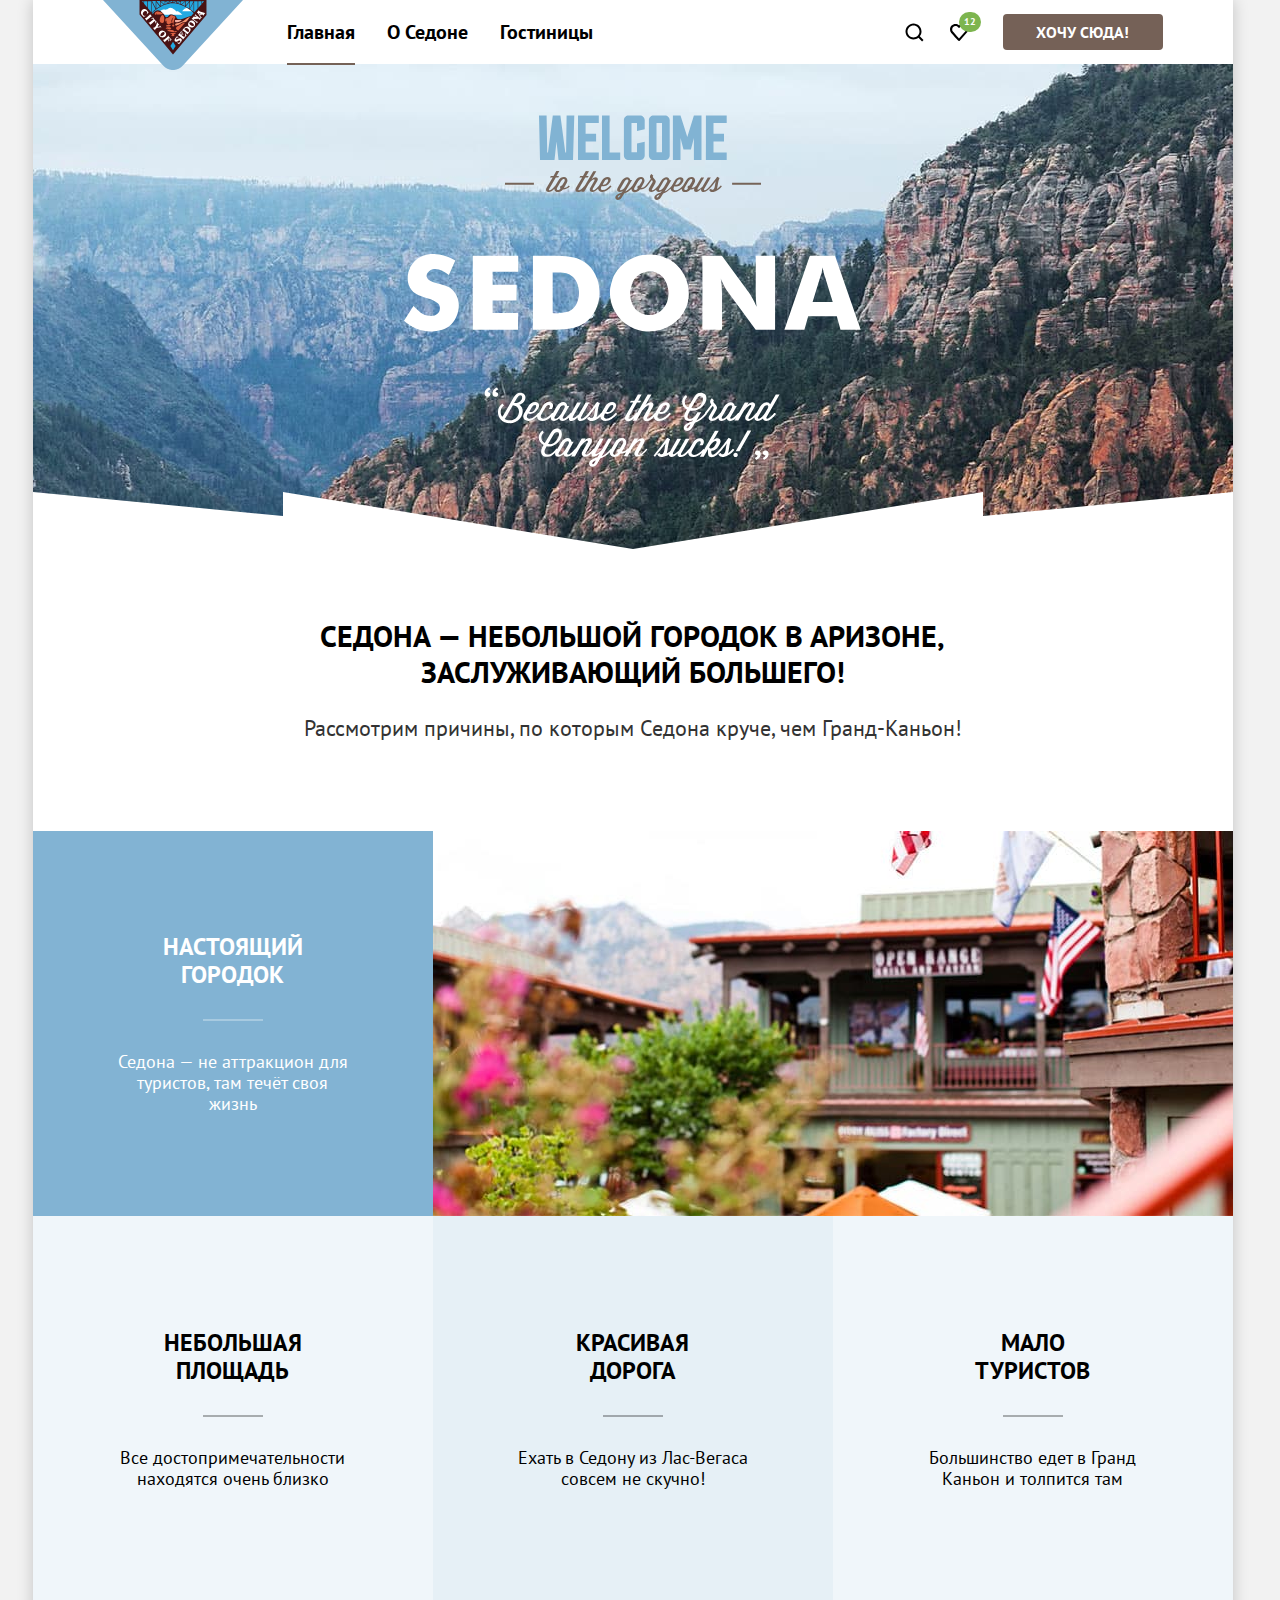
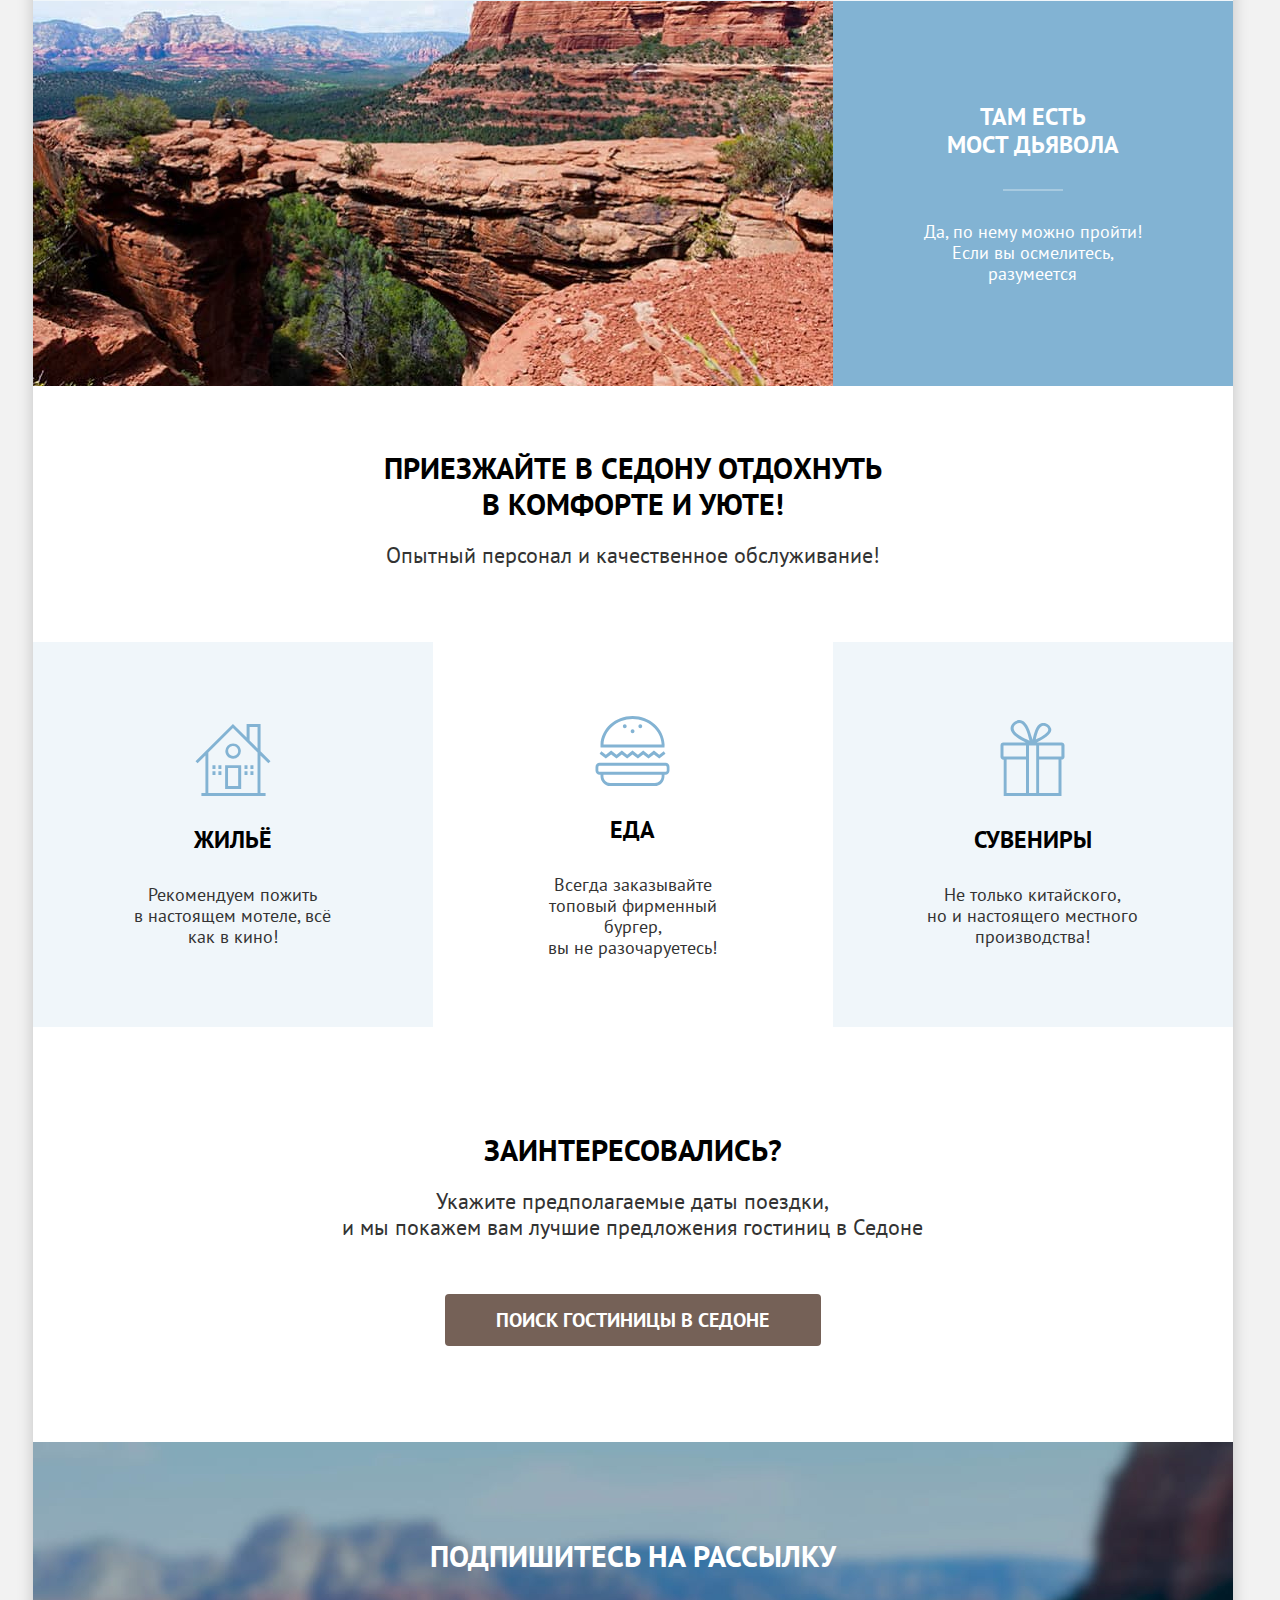
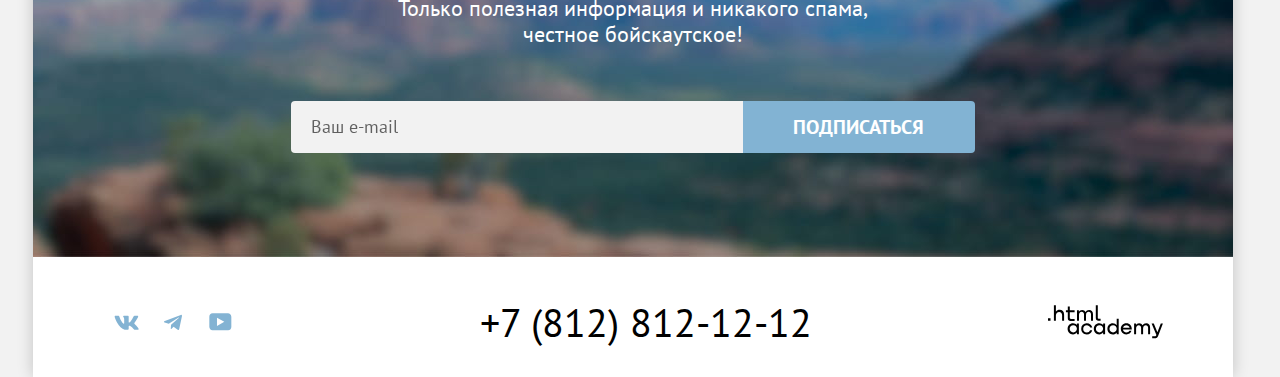
<file: index.html>
<!DOCTYPE html>
<html lang="ru">

  <head>
    <meta charset="utf-8" />
    <title>HTML Academy: Седона</title>
    <link rel="stylesheet" href="styles/styles.css">
    <link rel="icon" href="favicon.ico">
    <link rel="icon" type="image/png" sizes="32x32" href="images/favicons/favicon.png">
    <script src="scripts/app.js" defer></script>
  </head>

  <body>
    <div class="page-container">
      <header class="page-header" data-test="header">
        <a class="site-logo" href="index.html" aria-current="page">
          <img class="site-logo-image" src="images/logo.svg" width="140" height="70" alt="Логотип города Седона" />
        </a>
        <nav class="navigation">
          <ul class="navigation-list">
            <li class="navigation-item">
              <a class="navigation-link" href="index.html" aria-current="page">Главная</a>
            </li>
            <li class="navigation-item">
              <a class="navigation-link" href="#">О Седоне</a>
            </li>
            <li class="navigation-item">
              <a class="navigation-link" href="catalog.html">Гостиницы</a>
            </li>
          </ul>
          <ul class="navigation-list navigation-user-list">
            <li class="navigation-item navigation-user-item">
              <a class="navigation-link navigation-user-link navigation-user-link-search" href="#">
                <span class="visually-hidden">Поиск</span>
              </a>
            </li>
            <li class="navigation-item navigation-user-item">
              <a class="navigation-link navigation-user-link navigation-user-link-fav" href="#">
                <span class="visually-hidden">Избранное</span>
                <span class="navigation-badge">12</span>
              </a>
            </li>
            <li class="navigation-item navigation-user-item">
              <a class="navigation-link navigation-user-link button button-primary nav-button" href="#">Хочу сюда!</a>
            </li>
          </ul>
        </nav>
      </header>

      <main class="main-index" data-test="main">
        <section class="hero" data-test="hero">
          <h1 class="visually-hidden">Седона - город в Аризоне</h1>
          <img class="hero-image" src="images/welcome.svg" width="458" height="352" lang="en" alt="Welcome to the gorgeous Sedona, because the Grand Canyon sucks!" />
        </section>
        <section class="advantages" data-test="advantages">
          <h2 class="visually-hidden">Преимущества</h2>
          <p class="advantages-lead">Седона — небольшой городок в Аризоне, заслуживающий большего!</p>
          <p class="advantages-description">Рассмотрим причины, по которым Седона круче, чем Гранд-Каньон!</p>
          <ul class="advantages-list">
            <li class="advantages-item advantages-item-imaged">
              <div class="advantages-text">
                <h3 class="advantages-text-title">Настоящий городок</h3>
                <p class="advantages-text-description">Седона — не аттракцион для туристов, там течёт своя жизнь</p>
              </div>
              <img class="advantages-image" src="images/sedona-street.jpg" width="800" height="385" alt="Панорама одной из улиц Седоны" />
            </li>
            <li class="advantages-item">
              <div class="advantages-text">
                <h3 class="advantages-text-title">Небольшая площадь</h3>
                <p class="advantages-text-description">Все достопримечательности находятся очень близко</p>
              </div>
            </li>
            <li class="advantages-item">
              <div class="advantages-text">
                <h3 class="advantages-text-title">Красивая дорога</h3>
                <p class="advantages-text-description">Ехать в Седону из Лас-Вегаса совсем не скучно!</p>
              </div>
            </li>
            <li class="advantages-item">
              <div class="advantages-text">
                <h3 class="advantages-text-title">Мало туристов</h3>
                <p class="advantages-text-description">Большинство едет в Гранд Каньон и толпится там</p>
              </div>
            </li>
            <li class="advantages-item advantages-item-reversed advantages-item-imaged">
              <div class="advantages-text">
                <h3 class="advantages-text-title">Там есть мост дьявола</h3>
                <p class="advantages-text-description">Да, по нему можно пройти! Если вы осмелитесь, разумеется</p>
              </div>
              <img class="advantages-image" src="images/sedona-canyon.jpg" width="800" height="385" alt="Ущелье Седоны" />
            </li>
          </ul>
        </section>
        <section class="service" data-test="service">
          <h2 class="visually-hidden">Услуги</h2>
          <p class="service-promo">Приезжайте в Седону отдохнуть<br> в комфорте и уюте!</p>
          <p class="service-about">Опытный персонал и качественное обслуживание!</p>
          <ul class="service-list">
            <li class="service-item service-item-hotel">
              <h3 class="service-title">Жильё</h3>
              <p class="service-description">Рекомендуем пожить в&nbsp;настоящем мотеле, всё как в&nbsp;кино!</p>
            </li>
            <li class="service-item light service-item-food">
              <h3 class="service-title">Еда</h3>
              <p class="service-description">Всегда заказывайте топовый фирменный бургер, вы&nbsp;не&nbsp;разочаруетесь!</p>
            </li>
            <li class="service-item service-item-souvenir">
              <h3 class="service-title">Сувениры</h3>
              <p class="service-description">Не&nbsp;только китайского, но&nbsp;и&nbsp;настоящего местного производства!</p>
            </li>
          </ul>
        </section>
        <section class="search" data-test="search">
          <h2 class="search-title">Заинтересовались?</h2>
          <p class="search-description">Укажите предполагаемые даты поездки,<br> и мы покажем вам лучшие предложения гостиниц в Седоне</p>
          <button class="button button-primary search-button" type="button">Поиск гостиницы в Седоне</button>
        </section>
        <section class="subscribe subscribe-illustrative" data-test="subscribe">
          <h2 class="subscribe-title">Подпишитесь на рассылку</h2>
          <p class="subscribe-description">Только полезная информация и никакого спама,<br> честное бойскаутское!</p>
          <form class="subscribe-form" action="https://echo.htmlacademy.ru/" method="post">
            <input class="subscribe-input" type="email" id="subscribe-email" name="subscribe-email" placeholder="example@domain.com" required />
            <label class="subscribe-control" for="subscribe-email">Ваш e-mail</label>
            <button class="button button-secondary subscribe-button" type="submit">Подписаться</button>
          </form>
        </section>
      </main>

      <footer class="page-footer" data-test="footer">
        <section class="social">
          <h2 class="visually-hidden">Мы в социальных сетях</h2>
          <ul class="social-list">
            <li class="social-item">
              <a class="social-link social-vk" href="https://vk.com/htmlacademy" target="_blank">
                <span class="visually-hidden">Группа Вконтакте</span>
              </a>
            </li>
            <li class="social-item">
              <a class="social-link social-telegram" href="https://t.me/htmlacademy" target="_blank">
                <span class="visually-hidden">Канал в Телеграм</span>
              </a>
            </li>
            <li class="social-item">
              <a class="social-link social-youtube" href="https://www.youtube.com/user/htmlacademyru" target="_blank">
                <span class="visually-hidden">Канал в Ютуб</span>
              </a>
            </li>
          </ul>
        </section>
        <section class="contacts">
          <h2 class="visually-hidden">Наши контакты</h2>
          <address class="contacts-address">
            <a class="contacts-phone" href="tel:+78128121212">+7 (812) 812-12-12</a>
          </address>
        </section>
        <a class="site-author" href="https://htmlacademy.ru/" target="_blank">
          <span class="visually-hidden">Сайт HTML Academy</span>
        </a>
      </footer>
      <!-- Модальное окно -->
      <div class="modal-container modal-container-closed">
        <div class="modal modal-search">
          <section class="modal-content">
            <h2 class="modal-heading">Поиск гостиницы в Седоне</h2>
            <form class="search-form" action="https://echo.htmlacademy.ru/" method="post">
              <fieldset class="search-form-group">
                <label class="search-form-label" for="date-from">Дата заезда:</label>
                <input class="search-form-input" type="text" id="date-from" name="date-from" value="27 апреля 2020" placeholder="27 апреля 2025" required>
                <span class="search-form-message search-form-message-error">Мы не можем отправить вас в прошлое.</span>
              </fieldset>
              <fieldset class="search-form-group">
                <label class="search-form-label" for="date-to">Дата выезда:</label>
                <input class="search-form-input" type="text" id="date-to" name="date-to" value="1 сентября 2023" placeholder="1 сентября 2025" required>
                <span class="search-form-message">На эти даты есть свободные номера. Пока есть.</span>
              </fieldset>
              <div class="search-form-group-half">
                <div class="search-form-step step">
                  <button class="step-button step-button-minus" type="button">
                    <span class="visually-hidden">Уменьшить количество взрослых мест</span>
                  </button>
                  <input class="step-input" type="number" id="adults" name="adults" min="1" max="99" value="2" placeholder="2">
                  <button class="step-button step-button-plus" type="button">
                    <span class="visually-hidden">Увеличить количество взрослых мест</span>
                  </button>
                </div>
                <label class="search-form-label" for="adults">Взрослые:</label>
              </div>
              <div class="search-form-group-half">
                <span class="search-form-tooltip tooltip">
                  <button class="tooltip-button" type="button" aria-labelledby="tooltip-label-kids">
                    <span class="visually-hidden">Показать дополнительную информацию</span>
                  </button>
                  <span class="tooltip-text" id="tooltip-label-kids" role="tooltip">Укажите количество детей, которые будут с&nbsp;вами, возраст которых от&nbsp;6&nbsp;до&nbsp;18&nbsp;лет. Дети до&nbsp;6&nbsp;лет размещаются бесплатно. </span>
                </span>
                <div class="search-form-step step">
                  <button class="step-button step-button-minus" type="button">
                    <span class="visually-hidden">Уменьшить количество детских мест</span>
                  </button>
                  <input class="step-input" type="number" id="kids" name="kids" min="1" max="99" value="2" placeholder="2">
                  <button class="step-button step-button-plus" type="button">
                    <span class="visually-hidden">Увеличить количество детских мест</span>
                  </button>
                </div>
                <label class="search-form-label" for="kids">Дети:</label>
              </div>
              <button class="search-form-button button button-secondary" type="submit">Найти</button>
            </form>
          </section>
          <button class="modal-close-button" type="button">
            <span class="visually-hidden">Закрыть модальное окно</span>
          </button>
        </div>
      </div>
    </div>
  </body>

</html>
</file>
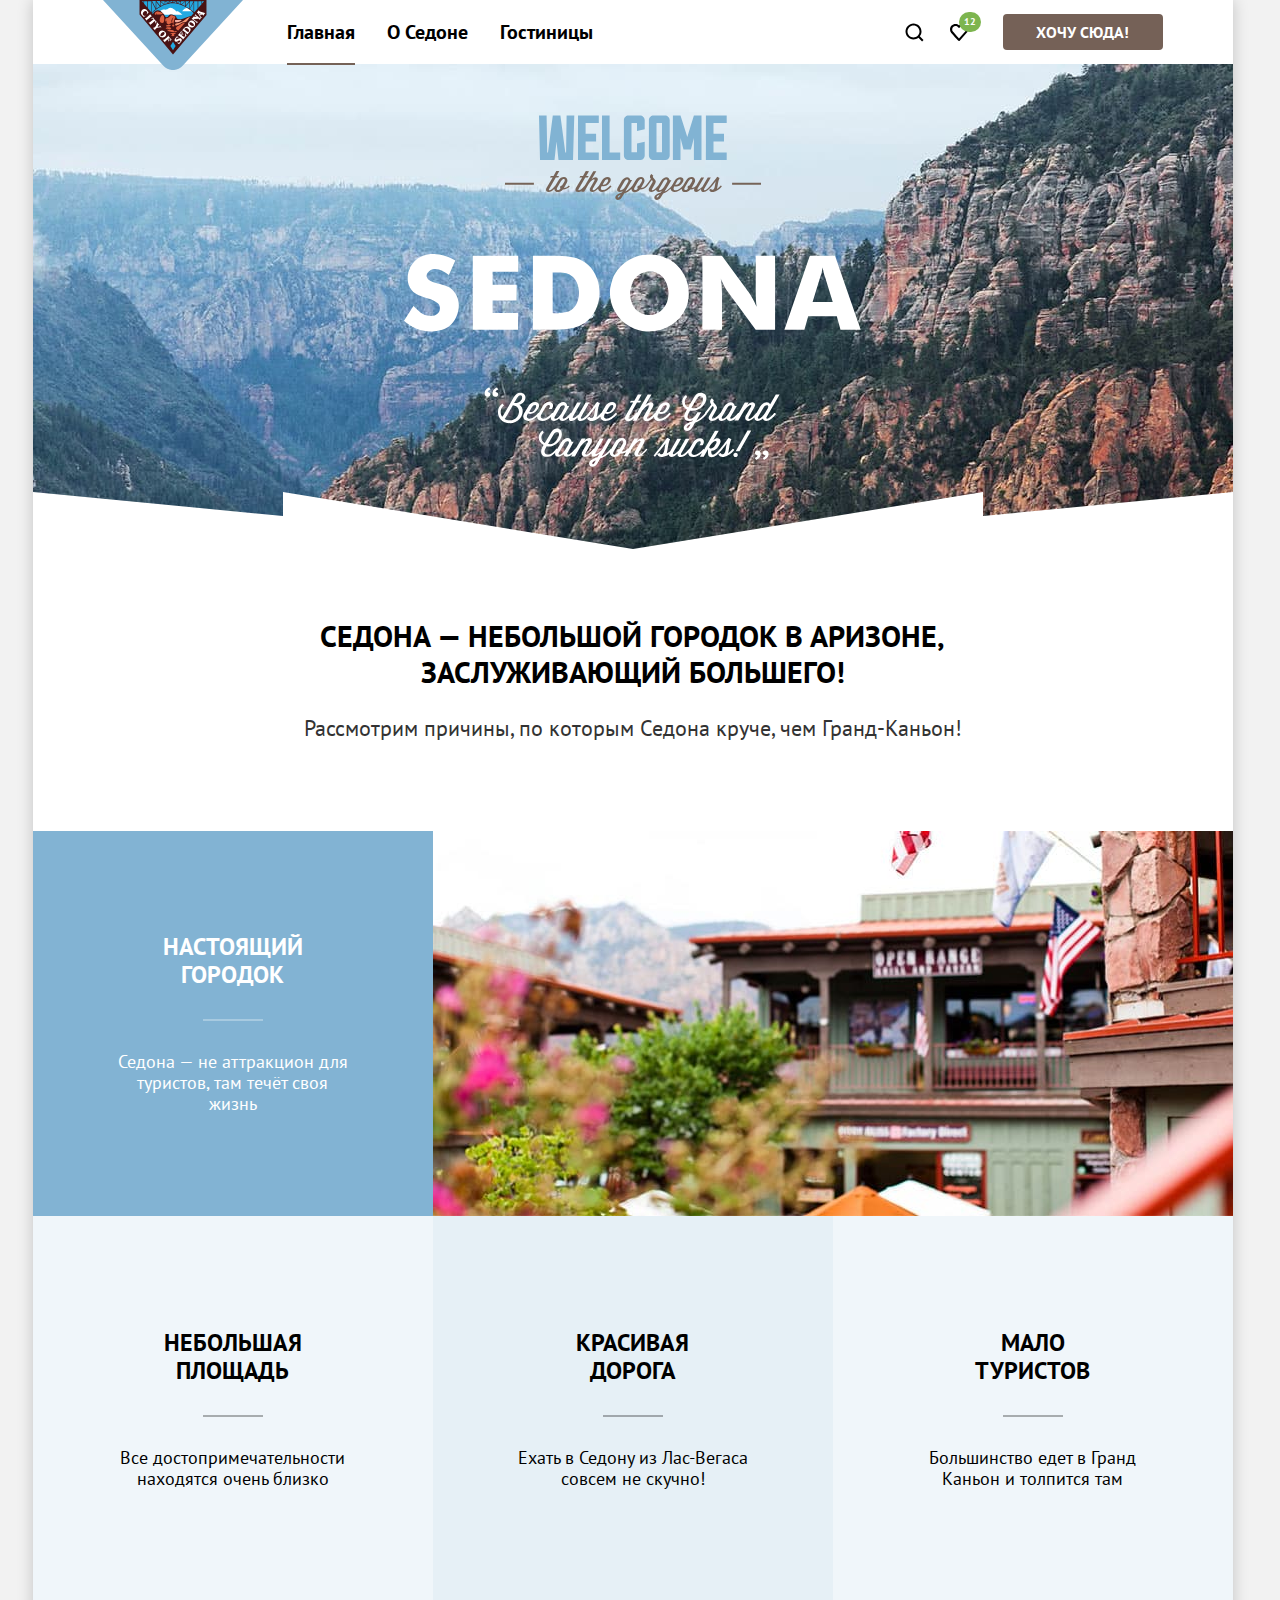
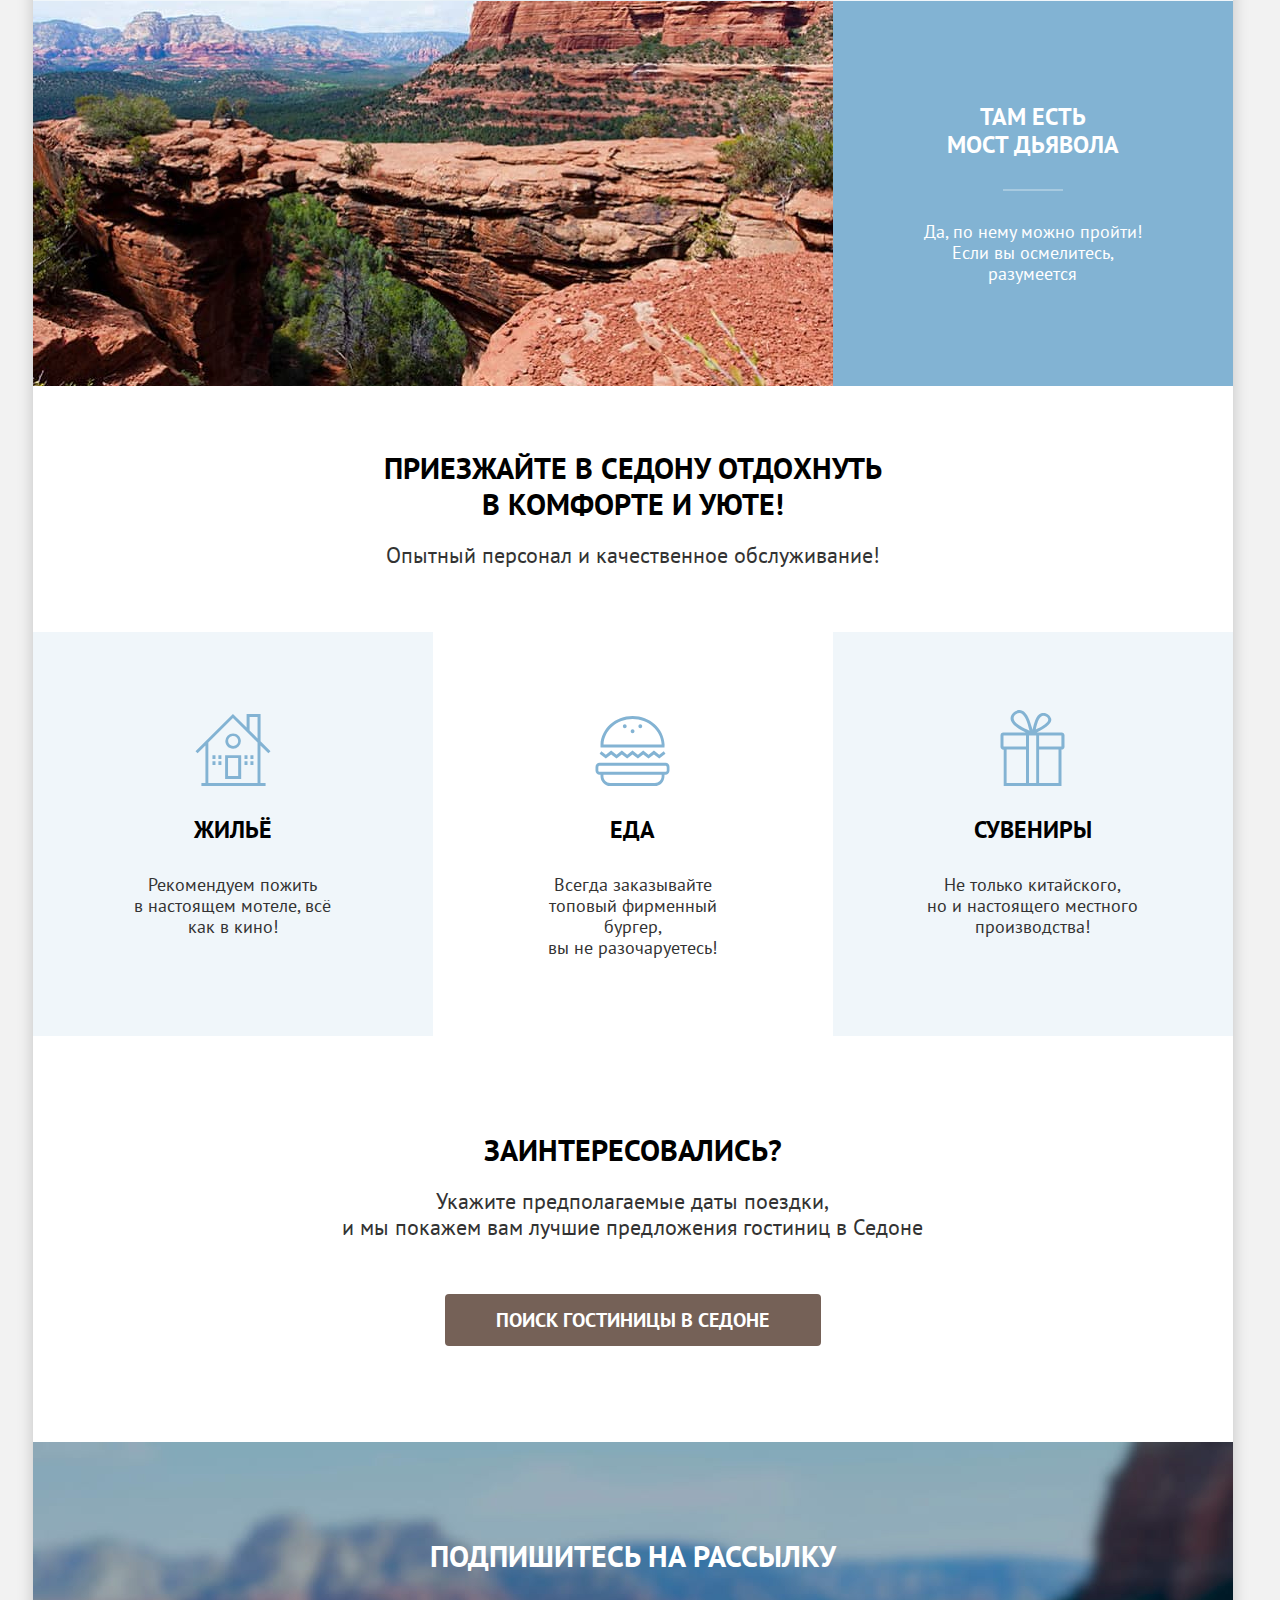
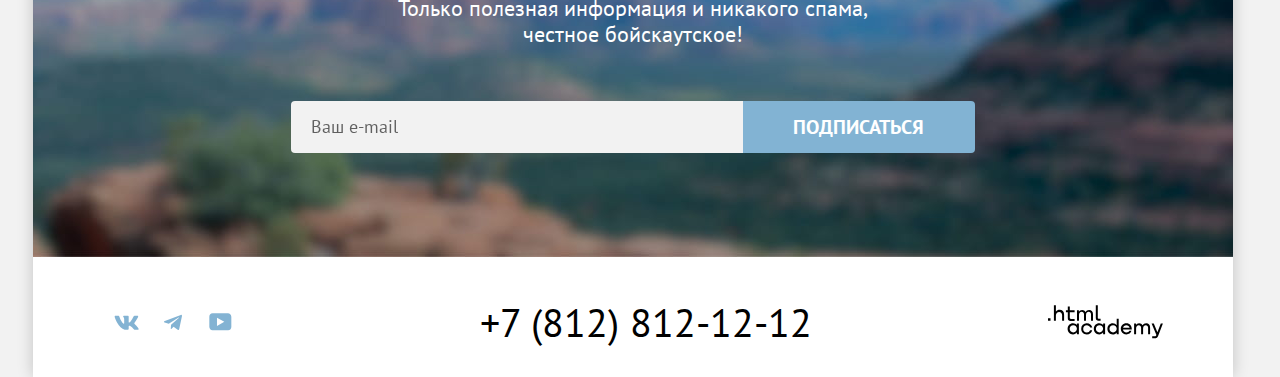
<file: 1/index.html>
<!DOCTYPE html>
<html lang="ru">

  <head>
    <meta charset="utf-8" />
    <title>HTML Academy: Седона</title>
    <link rel="stylesheet" href="styles/styles.css">
    <link rel="icon" href="favicon.ico">
    <link rel="icon" type="image/png" sizes="32x32" href="images/favicons/favicon.png">
    <script src="scripts/app.js" defer></script>
    <base href="https://htmlacademy-htmlcss.github.io/1578123-sedona-2/1/">
</head>

  <body>
    <div class="page-container">
      <header class="page-header" data-test="header">
        <a class="site-logo" href="index.html" aria-current="page">
          <img class="site-logo-image" src="images/logo.svg" width="140" height="70" alt="Логотип города Седона" />
        </a>
        <nav class="navigation">
          <ul class="navigation-list">
            <li class="navigation-item">
              <a class="navigation-link" href="index.html" aria-current="page">Главная</a>
            </li>
            <li class="navigation-item">
              <a class="navigation-link" href="#">О Седоне</a>
            </li>
            <li class="navigation-item">
              <a class="navigation-link" href="catalog.html">Гостиницы</a>
            </li>
          </ul>
          <ul class="navigation-list navigation-user-list">
            <li class="navigation-item navigation-user-item">
              <a class="navigation-link navigation-user-link navigation-user-link-search" href="#">
                <span class="visually-hidden">Поиск</span>
              </a>
            </li>
            <li class="navigation-item navigation-user-item">
              <a class="navigation-link navigation-user-link navigation-user-link-fav" href="#">
                <span class="visually-hidden">Избранное</span>
                <span class="navigation-badge">12</span>
              </a>
            </li>
            <li class="navigation-item navigation-user-item">
              <a class="navigation-link navigation-user-link button button-primary nav-button" href="#">Хочу сюда!</a>
            </li>
          </ul>
        </nav>
      </header>

      <main class="main-index" data-test="main">
        <section class="hero" data-test="hero">
          <h1 class="visually-hidden">Седона - город в Аризоне</h1>
          <img class="hero-image" src="images/welcome.svg" width="458" height="352" lang="en" alt="Welcome to the gorgeous Sedona, because the Grand Canyon sucks!" />
        </section>
        <section class="advantages" data-test="advantages">
          <h2 class="visually-hidden">Преимущества</h2>
          <p class="advantages-lead">Седона — небольшой городок в Аризоне, заслуживающий большего!</p>
          <p class="advantages-description">Рассмотрим причины, по которым Седона круче, чем Гранд-Каньон!</p>
          <ul class="advantages-list">
            <li class="advantages-item advantages-item-imaged">
              <div class="advantages-text">
                <h3 class="advantages-text-title">Настоящий городок</h3>
                <p class="advantages-text-description">Седона — не аттракцион для туристов, там течёт своя жизнь</p>
              </div>
              <img class="advantages-image" src="images/sedona-street.jpg" width="800" height="385" alt="Панорама одной из улиц Седоны" />
            </li>
            <li class="advantages-item">
              <div class="advantages-text">
                <h3 class="advantages-text-title">Небольшая площадь</h3>
                <p class="advantages-text-description">Все достопримечательности находятся очень близко</p>
              </div>
            </li>
            <li class="advantages-item">
              <div class="advantages-text">
                <h3 class="advantages-text-title">Красивая дорога</h3>
                <p class="advantages-text-description">Ехать в Седону из Лас-Вегаса совсем не скучно!</p>
              </div>
            </li>
            <li class="advantages-item">
              <div class="advantages-text">
                <h3 class="advantages-text-title">Мало туристов</h3>
                <p class="advantages-text-description">Большинство едет в Гранд Каньон и толпится там</p>
              </div>
            </li>
            <li class="advantages-item advantages-item-reversed advantages-item-imaged">
              <div class="advantages-text">
                <h3 class="advantages-text-title">Там есть мост дьявола</h3>
                <p class="advantages-text-description">Да, по нему можно пройти! Если вы осмелитесь, разумеется</p>
              </div>
              <img class="advantages-image" src="images/sedona-canyon.jpg" width="800" height="385" alt="Ущелье Седоны" />
            </li>
          </ul>
        </section>
        <section class="service" data-test="service">
          <h2 class="visually-hidden">Услуги</h2>
          <p class="service-promo">Приезжайте в Седону отдохнуть<br> в комфорте и уюте!</p>
          <p class="service-about">Опытный персонал и качественное обслуживание!</p>
          <ul class="service-list">
            <li class="service-item service-item-hotel">
              <h3 class="service-title">Жильё</h3>
              <p class="service-description">Рекомендуем пожить в&nbsp;настоящем мотеле, всё как в&nbsp;кино!</p>
            </li>
            <li class="service-item light service-item-food">
              <h3 class="service-title">Еда</h3>
              <p class="service-description">Всегда заказывайте топовый фирменный бургер, вы&nbsp;не&nbsp;разочаруетесь!</p>
            </li>
            <li class="service-item service-item-souvenir">
              <h3 class="service-title">Сувениры</h3>
              <p class="service-description">Не&nbsp;только китайского, но&nbsp;и&nbsp;настоящего местного производства!</p>
            </li>
          </ul>
        </section>
        <section class="search" data-test="search">
          <h2 class="search-title">Заинтересовались?</h2>
          <p class="search-description">Укажите предполагаемые даты поездки,<br> и мы покажем вам лучшие предложения гостиниц в Седоне</p>
          <button class="button button-primary search-button" type="button">Поиск гостиницы в Седоне</button>
        </section>
        <section class="subscribe subscribe-illustrative" data-test="subscribe">
          <h2 class="subscribe-title">Подпишитесь на рассылку</h2>
          <p class="subscribe-description">Только полезная информация и никакого спама,<br> честное бойскаутское!</p>
          <form class="subscribe-form" action="https://echo.htmlacademy.ru/" method="post">
            <input class="subscribe-input" type="email" id="subscribe-email" name="subscribe-email" placeholder="example@domain.com" required />
            <label class="subscribe-control" for="subscribe-email">Ваш e-mail</label>
            <button class="button button-secondary subscribe-button" type="submit">Подписаться</button>
          </form>
        </section>
      </main>

      <footer class="page-footer" data-test="footer">
        <section class="social">
          <h2 class="visually-hidden">Мы в социальных сетях</h2>
          <ul class="social-list">
            <li class="social-item">
              <a class="social-link social-vk" href="https://vk.com/htmlacademy" target="_blank">
                <span class="visually-hidden">Группа Вконтакте</span>
              </a>
            </li>
            <li class="social-item">
              <a class="social-link social-telegram" href="https://t.me/htmlacademy" target="_blank">
                <span class="visually-hidden">Канал в Телеграм</span>
              </a>
            </li>
            <li class="social-item">
              <a class="social-link social-youtube" href="https://www.youtube.com/user/htmlacademyru" target="_blank">
                <span class="visually-hidden">Канал в Ютуб</span>
              </a>
            </li>
          </ul>
        </section>
        <section class="contacts">
          <h2 class="visually-hidden">Наши контакты</h2>
          <address class="contacts-address">
            <a class="contacts-phone" href="tel:+78128121212">+7 (812) 812-12-12</a>
          </address>
        </section>
        <a class="site-author" href="https://htmlacademy.ru/" target="_blank">
          <span class="visually-hidden">Сайт HTML Academy</span>
        </a>
      </footer>
      <!-- Модальное окно -->
      <div class="modal-container modal-container-closed">
        <div class="modal modal-search">
          <section class="modal-content">
            <h2 class="modal-heading">Поиск гостиницы в Седоне</h2>
            <form class="search-form" action="https://echo.htmlacademy.ru/" method="post">
              <fieldset class="search-form-group">
                <label class="search-form-label" for="date-from">Дата заезда:</label>
                <input class="search-form-input" type="text" id="date-from" name="date-from" value="27 апреля 2020" placeholder="27 апреля 2025" required>
                <span class="search-form-message search-form-message-error">Мы не можем отправить вас в прошлое.</span>
              </fieldset>
              <fieldset class="search-form-group">
                <label class="search-form-label" for="date-to">Дата выезда:</label>
                <input class="search-form-input" type="text" id="date-to" name="date-to" value="1 сентября 2023" placeholder="1 сентября 2025" required>
                <span class="search-form-message">На эти даты есть свободные номера. Пока есть.</span>
              </fieldset>
              <div class="search-form-group-half">
                <div class="search-form-step step">
                  <button class="step-button step-button-minus" type="button">
                    <span class="visually-hidden">Уменьшить количество взрослых мест</span>
                  </button>
                  <input class="step-input" type="number" id="adults" name="adults" min="1" max="99" value="2" placeholder="2">
                  <button class="step-button step-button-plus" type="button">
                    <span class="visually-hidden">Увеличить количество взрослых мест</span>
                  </button>
                </div>
                <label class="search-form-label" for="adults">Взрослые:</label>
              </div>
              <div class="search-form-group-half">
                <span class="search-form-tooltip tooltip">
                  <button class="tooltip-button" type="button" aria-labelledby="tooltip-label-kids">
                    <span class="visually-hidden">Показать дополнительную информацию</span>
                  </button>
                  <span class="tooltip-text" id="tooltip-label-kids" role="tooltip">Укажите количество детей, которые будут с&nbsp;вами, возраст которых от&nbsp;6&nbsp;до&nbsp;18&nbsp;лет. Дети до&nbsp;6&nbsp;лет размещаются бесплатно. </span>
                </span>
                <div class="search-form-step step">
                  <button class="step-button step-button-minus" type="button">
                    <span class="visually-hidden">Уменьшить количество детских мест</span>
                  </button>
                  <input class="step-input" type="number" id="kids" name="kids" min="1" max="99" value="2" placeholder="2">
                  <button class="step-button step-button-plus" type="button">
                    <span class="visually-hidden">Увеличить количество детских мест</span>
                  </button>
                </div>
                <label class="search-form-label" for="kids">Дети:</label>
              </div>
              <button class="search-form-button button button-secondary" type="submit">Найти</button>
            </form>
          </section>
          <button class="modal-close-button" type="button">
            <span class="visually-hidden">Закрыть модальное окно</span>
          </button>
        </div>
      </div>
    </div>
  </body>

</html>
</file>
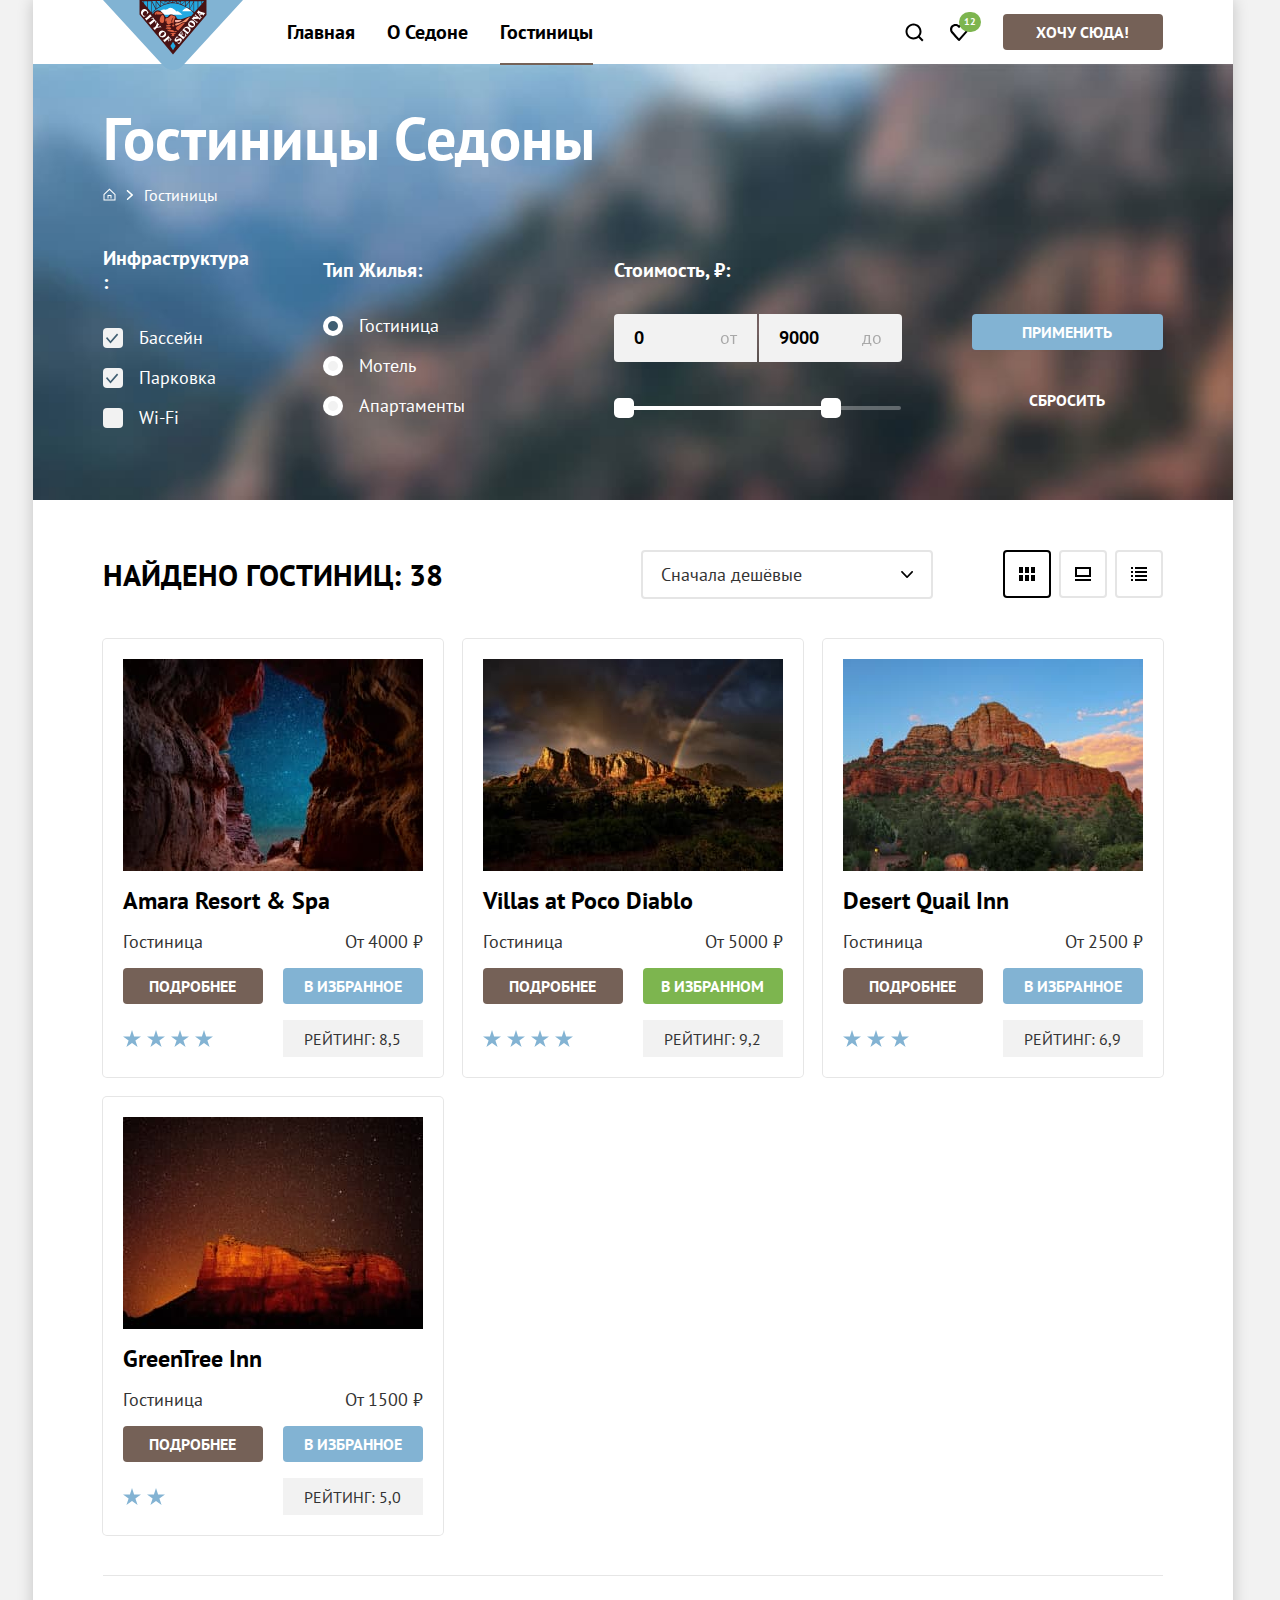
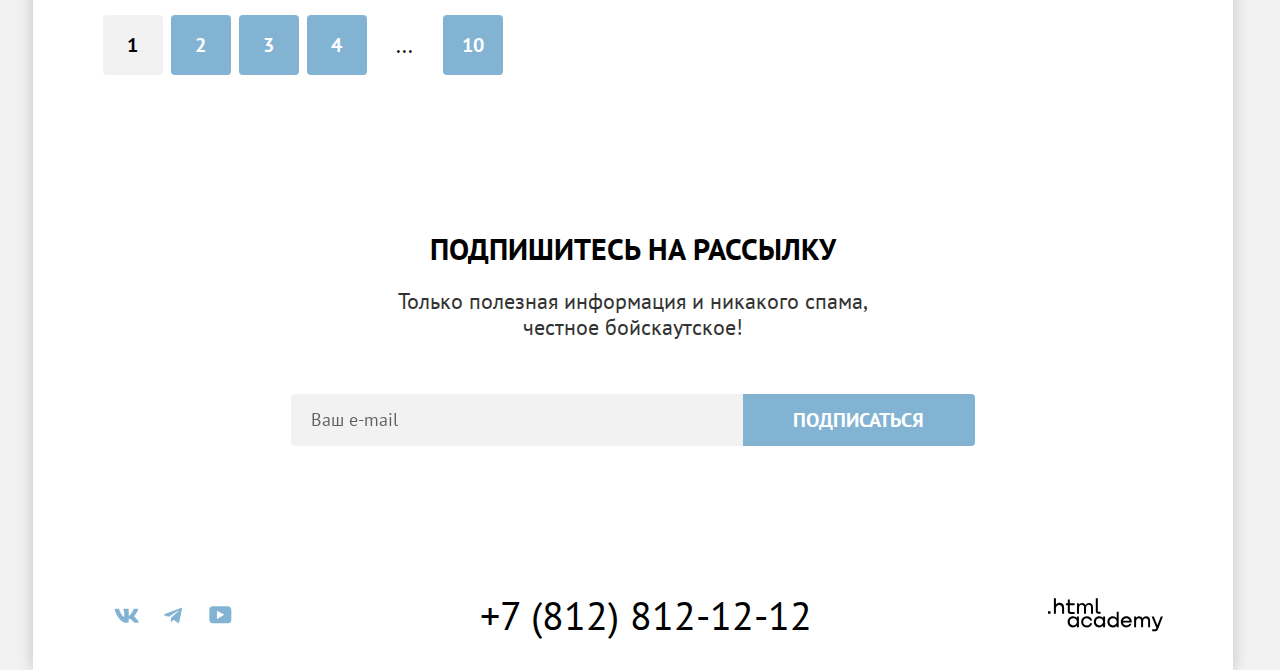
<file: catalog.html>
<!DOCTYPE html>
<html lang="ru">

  <head>
    <meta charset="utf-8" />
    <title>HTML Academy: Седона - Каталог</title>
    <link rel="stylesheet" href="styles/styles.css" />
    <link rel="icon" href="favicon.ico">
    <link rel="icon" type="image/png" sizes="32x32" href="images/favicons/favicon.png">
    <script src="scripts/app.js" defer></script>
  </head>

  <body>
    <div class="page-container">
      <header class="page-header" data-test="header">
        <a class="site-logo" href="index.html">
          <img class="site-logo-image" src="images/logo.svg" width="140" height="70" alt="Логотип города Седона" />
        </a>
        <nav class="navigation">
          <ul class="navigation-list">
            <li class="navigation-item">
              <a class="navigation-link" href="index.html">Главная</a>
            </li>
            <li class="navigation-item">
              <a class="navigation-link" href="#">О Седоне</a>
            </li>
            <li class="navigation-item">
              <a class="navigation-link" href="catalog.html" aria-current="page">Гостиницы</a>
            </li>
          </ul>
          <ul class="navigation-list navigation-user-list">
            <li class="navigation-item navigation-user-item">
              <a class="navigation-link navigation-user-link navigation-user-link-search" href="#">
                <span class="visually-hidden">Поиск</span>
              </a>
            </li>
            <li class="navigation-item navigation-user-item">
              <a class="navigation-link navigation-user-link navigation-user-link-fav" href="#">
                <span class="visually-hidden">Избранное</span>
                <span class="navigation-badge">12</span>
              </a>
            </li>
            <li class="navigation-item navigation-user-item">
              <a class="navigation-link navigation-user-link button button-primary nav-button" href="#">Хочу сюда!</a>
            </li>
          </ul>
        </nav>
      </header>

      <main class="main-catalog" data-test="main">
        <div class="catalog-filter">
          <h1 class="catalog-header-title">Гостиницы Седоны</h1>
          <ul class="breadcrumbs">
            <li class="breadcrumbs-item">
              <a class="breadcrumbs-link breadcrumbs-link-home" href="index.html">
                <span class="visually-hidden">Главная</span>
              </a>
            </li>
            <li class="breadcrumbs-item">
              <a class="breadcrumbs-link" href="catalog.html" aria-current="page">Гостиницы</a>
            </li>
          </ul>
          <form class="catalog-filter-form" action="https://echo.htmlacademy.ru/" method="get" data-test="filter">
            <fieldset class="form-filter-group">
              <legend class="form-filter-title">Инфраструктура:</legend>
              <ul class="form-filter-list">
                <li class="form-filter-item">
                  <input class="form-filter-input" type="checkbox" id="pool-checkbox" name="pool-checkbox" checked />
                  <label class="form-filter-control" for="pool-checkbox">Бассейн</label>
                </li>
                <li class="form-filter-item">
                  <input class="form-filter-input" type="checkbox" id="parking-checkbox" name="parking-checkbox"
                    checked />
                  <label class="form-filter-control" for="parking-checkbox">Парковка</label>
                </li>
                <li class="form-filter-item">
                  <input class="form-filter-input" type="checkbox" id="wifi-checkbox" name="wifi-checkbox" />
                  <label class="form-filter-control" for="wifi-checkbox">Wi-Fi</label>
                </li>
              </ul>
            </fieldset>
            <fieldset class="form-filter-group">
              <legend class="form-filter-title">Тип жилья:</legend>
              <ul class="form-filter-list">
                <li class="form-filter-item">
                  <input class="form-filter-input" type="radio" id="hotel-radio" name="house-group" checked />
                  <label class="form-filter-control" for="hotel-radio">Гостиница</label>
                </li>
                <li class="form-filter-item">
                  <input class="form-filter-input" type="radio" id="motel-radio" name="house-group" />
                  <label class="form-filter-control" for="motel-radio">Мотель</label>
                </li>
                <li class="form-filter-item">
                  <input class="form-filter-input" type="radio" id="aparts-radio" name="house-group" />
                  <label class="form-filter-control" for="aparts-radio">Апартаменты</label>
                </li>
              </ul>
            </fieldset>
            <fieldset class="form-filter-group">
              <legend class="form-filter-title">Стоимость, ₽:</legend>
              <p class="form-filter-range-group">
                <label class="form-filter-range-control">
                  <span class="form-filter-range-text">От</span>
                  <input class="form-filter-range-input form-filter-range-input-min" type="number" id="min-cost" name="min-cost" min="0" max="12000" step="1" value="0" placeholder="0">
                </label>
                <label class="form-filter-range-control">
                  <span class="form-filter-range-text">До</span>
                  <input class="form-filter-range-input form-filter-range-input-max" type="number" id="max-cost" name="max-cost" min="0" max="12000" step="1" value="9000" placeholder="12000">
                </label>
              </p>
              <div class="form-filter-range-slider range">
                <div class="range-scale">
                  <div class="range-bar">
                    <button class="range-toggle range-toggle-min" type="button">
                      <span class="visually-hidden">Изменение минимальной цены</span>
                    </button>
                    <button class="range-toggle range-toggle-max" type="button">
                      <span class="visually-hidden">Изменение максимальной цены</span>
                    </button>
                  </div>
                </div>
              </div>
            </fieldset>
            <div class="form-filter-buttons">
              <button class="form-filter-button button button-secondary filter-button-apply" type="submit">Применить</button>
              <button class="form-filter-button button button-transparent filter-button-reset" type="reset">Сбросить</button>
            </div>
          </form>
        </div>
        <section class="catalog-results" data-test="catalog">
          <h2 class="catalog-results-title">Найдено гостиниц: 38</h2>
          <select class="select-control" aria-label="Сортировка">
            <option value="cheap">Сначала дешёвые</option>
            <option value="expensive">Сначала дорогие</option>
            <option value="popular">Сначала популярные</option>
          </select>
          <ul class="catalog-view-list">
            <li class="view-item">
              <a class="view-button button-tile btn-view-active" href="catalog.html?view=tile">
                <span class="visually-hidden">Показать плиткой</span>
              </a>
            </li>
            <li class="view-item">
              <a class="view-button button-card" href="catalog.html?view=card">
                <span class="visually-hidden">Показать карточкой</span>
              </a>
            </li>
            <li class="view-item">
              <a class="view-button button-list" href="catalog.html?view=list">
                <span class="visually-hidden">Показать списком</span>
              </a>
            </li>
          </ul>
          <ul class="result-list">
            <li class="result-card">
              <a class="card-link" href="#" tabindex="-1">
                <img class="card-image" src="images/catalog/amara-resort-spa.jpg" width="300" height="212" alt="Звёздное небо сквозь ущелье" />
              </a>
              <a class="card-link" href="#" tabindex="-1">
                <h3 class="card-title">Amara Resort & Spa</h3>
              </a>
              <p class="card-type">Гостиница</p>
              <p class="card-price">От 4000 ₽</p>
              <a class="button button-primary card-details" href="#">Подробнее</a>
              <button class="button button-secondary card-fav" type="button">В избранное</button>
              <p class="card-stars card-stars-four">
                <span class="visually-hidden">4 звезды из 5</span>
              </p>
              <p class="card-rating">Рейтинг: 8,5</p>
            </li>
            <li class="result-card">
              <a class="card-link" href="#" tabindex="-1">
                <img class="card-image" src="images/catalog/villas-at-poco-diablo.jpg" width="300" height="212" alt="Грозовое небо над горами" />
              </a>
              <a class="card-link" href="#" tabindex="-1">
                <h3 class="card-title">Villas at Poco Diablo</h3>
              </a>
              <p class="card-type">Гостиница</p>
              <p class="card-price">От 5000 ₽</p>
              <a class="button button-primary card-details" href="#">Подробнее</a>
              <button class="button button-secondary button-selected" type="button">В избранном</button>
              <p class="card-stars card-stars-four">
                <span class="visually-hidden">4 звезды из 5</span>
              </p>
              <p class="card-rating">Рейтинг: 9,2</p>
            </li>
            <li class="result-card">
              <a class="card-link" href="#" tabindex="-1">
                <img class="card-image" src="images/catalog/desert-quail-inn.jpg" width="300" height="212" alt="Вечерняя панорама горного хребта" />
              </a>
              <a class="card-link" href="#" tabindex="-1">
                <h3 class="card-title">Desert Quail Inn</h3>
              </a>
              <p class="card-type">Гостиница</p>
              <p class="card-price">От 2500 ₽</p>
              <a class="button button-primary card-details" href="#">Подробнее</a>
              <button class="button button-secondary card-fav" type="button">В избранное</button>
              <p class="card-stars card-stars-three">
                <span class="visually-hidden">3 звезды из 5</span>
              </p>
              <p class="card-rating">Рейтинг: 6,9</p>
            </li>
            <li class="result-card">
              <a class="card-link" href="#" tabindex="-1">
                <img class="card-image" src="images/catalog/green-tree-inn.jpg" width="300" height="212" alt="Звёздные сумерки над горным хребтом" />
              </a>
              <a class="card-link" href="#" tabindex="-1">
                <h3 class="card-title">GreenTree Inn</h3>
              </a>
              <p class="card-type">Гостиница</p>
              <p class="card-price">От 1500 ₽</p>
              <a class="button button-primary card-details" href="#">Подробнее</a>
              <button class="button button-secondary card-fav" type="button">В избранное</button>
              <p class="card-stars card-stars-two">
                <span class="visually-hidden">2 звезды из 5</span>
              </p>
              <p class="card-rating">Рейтинг: 5,0</p>
            </li>
          </ul>
          <ul class="pagination">
            <li class="pagination-item">
              <a class="pagination-link pagination-current" aria-current="page">1</a>
            </li>
            <li class="pagination-item">
              <a class="pagination-link" href="#">2</a>
            </li>
            <li class="pagination-item">
              <a class="pagination-link" href="#">3</a>
            </li>
            <li class="pagination-item">
              <a class="pagination-link" href="#">4</a>
            </li>
            <li class="pagination-item pagination-interval">
              <span class="pagination-text">...</span>
            </li>
            <li class="pagination-item">
              <a class="pagination-link" href="#">10</a>
            </li>
          </ul>
        </section>
        <section class="subscribe" data-test="subscribe">
          <h2 class="subscribe-title">Подпишитесь на рассылку</h2>
          <p class="subscribe-description">Только полезная информация и никакого спама,<br> честное бойскаутское!</p>
          <form class="subscribe-form" action="https://echo.htmlacademy.ru/" method="post">
            <input class="subscribe-input" type="email" id="subscribe-email" name="subscribe-email" placeholder="example@domain.com" required />
            <label class="subscribe-control" for="subscribe-email">Ваш e-mail</label>
            <button class="button button-secondary subscribe-button" type="submit">Подписаться</button>
          </form>
        </section>
      </main>

      <footer class="page-footer" data-test="footer">
        <section class="social">
          <h2 class="visually-hidden">Мы в социальных сетях</h2>
          <ul class="social-list">
            <li class="social-item">
              <a class="social-link social-vk" href="https://vk.com/htmlacademy" target="_blank" rel="noreferrer noopener">
                <span class="visually-hidden">Группа Вконтакте</span>
              </a>
            </li>
            <li class="social-item">
              <a class="social-link social-telegram" href="https://t.me/htmlacademy" target="_blank" rel="noreferrer noopener">
                <span class="visually-hidden">Канал в Телеграм</span>
              </a>
            </li>
            <li class="social-item">
              <a class="social-link social-youtube" href="https://www.youtube.com/user/htmlacademyru" target="_blank" rel="noreferrer noopener">
                <span class="visually-hidden">Канал в Ютуб</span>
              </a>
            </li>
          </ul>
        </section>
        <section class="contacts">
          <h2 class="visually-hidden">Наши контакты</h2>
          <address class="contacts-address">
            <a class="contacts-phone" href="tel:+78128121212">+7 (812) 812-12-12</a>
          </address>
        </section>
        <a class="site-author" href="https://htmlacademy.ru/" target="_blank" rel="noreferrer noopener">
          <span class="visually-hidden">Сайт HTML Academy</span>
        </a>
      </footer>
    </div>
  </body>

</html>
</file>
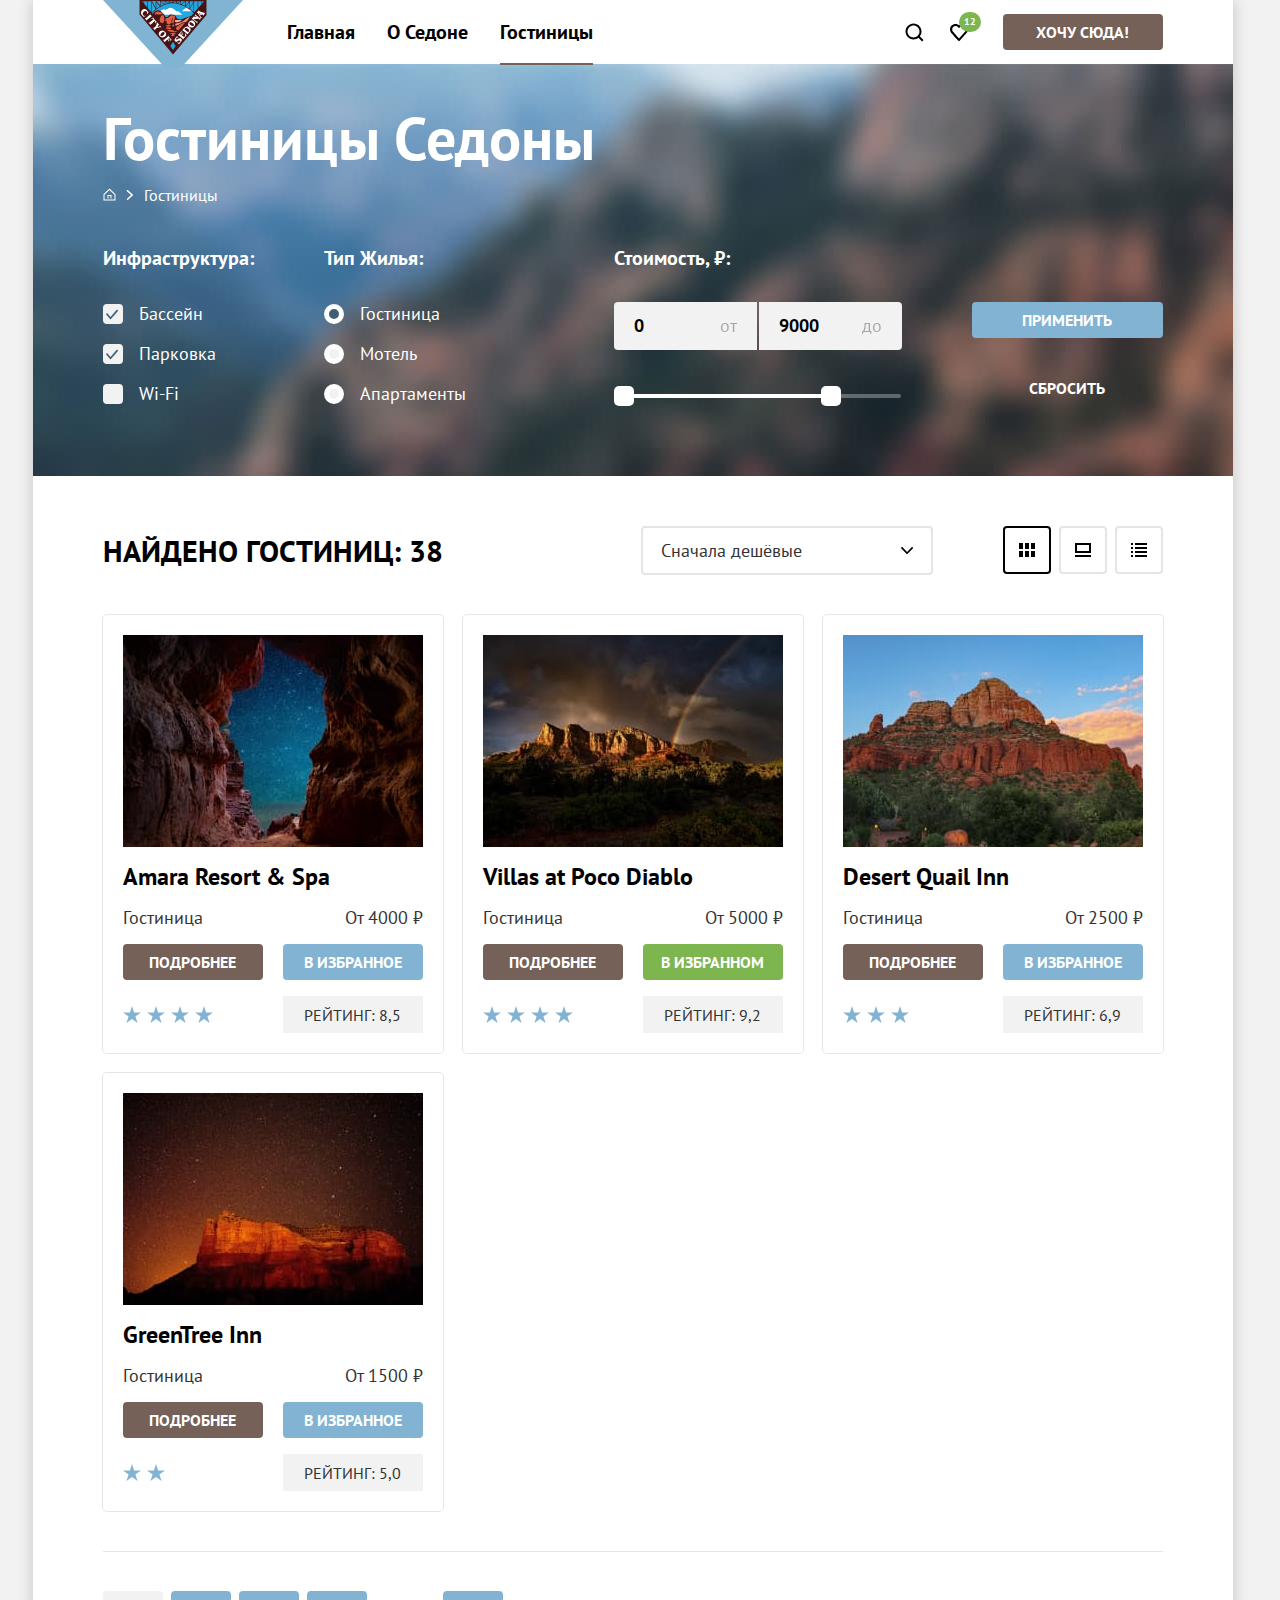
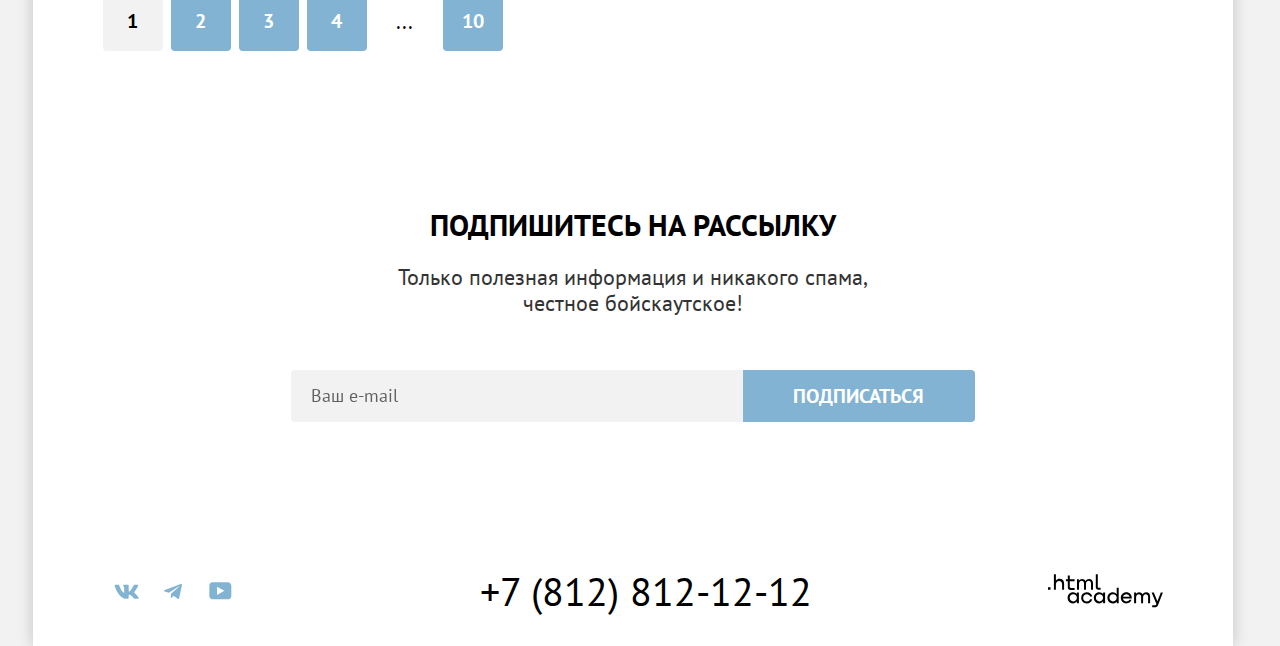
<file: 1/catalog.html>
<!DOCTYPE html>
<html lang="ru">

  <head>
    <meta charset="utf-8" />
    <title>HTML Academy: Седона - Каталог</title>
    <link rel="stylesheet" href="styles/styles.css" />
    <link rel="icon" href="favicon.ico">
    <link rel="icon" type="image/png" sizes="32x32" href="images/favicons/favicon.png">
    <script src="scripts/app.js" defer></script>
    <base href="https://htmlacademy-htmlcss.github.io/1578123-sedona-2/1/">
</head>

  <body>
    <div class="page-container">
      <header class="page-header" data-test="header">
        <a class="site-logo" href="index.html">
          <img class="site-logo-image" src="images/logo.svg" width="140" height="70" alt="Логотип города Седона" />
        </a>
        <nav class="navigation">
          <ul class="navigation-list">
            <li class="navigation-item">
              <a class="navigation-link" href="index.html">Главная</a>
            </li>
            <li class="navigation-item">
              <a class="navigation-link" href="#">О Седоне</a>
            </li>
            <li class="navigation-item">
              <a class="navigation-link" href="catalog.html" aria-current="page">Гостиницы</a>
            </li>
          </ul>
          <ul class="navigation-list navigation-user-list">
            <li class="navigation-item navigation-user-item">
              <a class="navigation-link navigation-user-link navigation-user-link-search" href="#">
                <span class="visually-hidden">Поиск</span>
              </a>
            </li>
            <li class="navigation-item navigation-user-item">
              <a class="navigation-link navigation-user-link navigation-user-link-fav" href="#">
                <span class="visually-hidden">Избранное</span>
                <span class="navigation-badge">12</span>
              </a>
            </li>
            <li class="navigation-item navigation-user-item">
              <a class="navigation-link navigation-user-link button button-primary nav-button" href="#">Хочу сюда!</a>
            </li>
          </ul>
        </nav>
      </header>

      <main class="main-catalog" data-test="main">
        <div class="catalog-filter">
          <h1 class="catalog-header-title">Гостиницы Седоны</h1>
          <ul class="breadcrumbs">
            <li class="breadcrumbs-item">
              <a class="breadcrumbs-link breadcrumbs-link-home" href="index.html">
                <span class="visually-hidden">Главная</span>
              </a>
            </li>
            <li class="breadcrumbs-item">
              <a class="breadcrumbs-link" href="catalog.html" aria-current="page">Гостиницы</a>
            </li>
          </ul>
          <form class="catalog-filter-form" action="https://echo.htmlacademy.ru/" method="get" data-test="filter">
            <fieldset class="form-filter-group">
              <legend class="form-filter-title">Инфраструктура:</legend>
              <ul class="form-filter-list">
                <li class="form-filter-item">
                  <input class="form-filter-input" type="checkbox" id="pool-checkbox" name="pool-checkbox" checked />
                  <label class="form-filter-control" for="pool-checkbox">Бассейн</label>
                </li>
                <li class="form-filter-item">
                  <input class="form-filter-input" type="checkbox" id="parking-checkbox" name="parking-checkbox"
                    checked />
                  <label class="form-filter-control" for="parking-checkbox">Парковка</label>
                </li>
                <li class="form-filter-item">
                  <input class="form-filter-input" type="checkbox" id="wifi-checkbox" name="wifi-checkbox" />
                  <label class="form-filter-control" for="wifi-checkbox">Wi-Fi</label>
                </li>
              </ul>
            </fieldset>
            <fieldset class="form-filter-group">
              <legend class="form-filter-title">Тип жилья:</legend>
              <ul class="form-filter-list">
                <li class="form-filter-item">
                  <input class="form-filter-input" type="radio" id="hotel-radio" name="house-group" checked />
                  <label class="form-filter-control" for="hotel-radio">Гостиница</label>
                </li>
                <li class="form-filter-item">
                  <input class="form-filter-input" type="radio" id="motel-radio" name="house-group" />
                  <label class="form-filter-control" for="motel-radio">Мотель</label>
                </li>
                <li class="form-filter-item">
                  <input class="form-filter-input" type="radio" id="aparts-radio" name="house-group" />
                  <label class="form-filter-control" for="aparts-radio">Апартаменты</label>
                </li>
              </ul>
            </fieldset>
            <fieldset class="form-filter-group">
              <legend class="form-filter-title">Стоимость, ₽:</legend>
              <p class="form-filter-range-group">
                <label class="form-filter-range-control">
                  <span class="form-filter-range-text">От</span>
                  <input class="form-filter-range-input form-filter-range-input-min" type="number" id="min-cost" name="min-cost" min="0" max="12000" step="1" value="0" placeholder="0">
                </label>
                <label class="form-filter-range-control">
                  <span class="form-filter-range-text">До</span>
                  <input class="form-filter-range-input form-filter-range-input-max" type="number" id="max-cost" name="max-cost" min="0" max="12000" step="1" value="9000" placeholder="12000">
                </label>
              </p>
              <div class="form-filter-range-slider range">
                <div class="range-scale">
                  <div class="range-bar">
                    <button class="range-toggle range-toggle-min" type="button">
                      <span class="visually-hidden">Изменение минимальной цены</span>
                    </button>
                    <button class="range-toggle range-toggle-max" type="button">
                      <span class="visually-hidden">Изменение максимальной цены</span>
                    </button>
                  </div>
                </div>
              </div>
            </fieldset>
            <div class="form-filter-buttons">
              <button class="form-filter-button button button-secondary filter-button-apply" type="submit">Применить</button>
              <button class="form-filter-button button button-transparent filter-button-reset" type="reset">Сбросить</button>
            </div>
          </form>
        </div>
        <section class="catalog-results" data-test="catalog">
          <h2 class="catalog-results-title">Найдено гостиниц: 38</h2>
          <select class="select-control" aria-label="Сортировка">
            <option value="cheap">Сначала дешёвые</option>
            <option value="expensive">Сначала дорогие</option>
            <option value="popular">Сначала популярные</option>
          </select>
          <ul class="catalog-view-list">
            <li class="view-item">
              <a class="view-button button-tile btn-view-active" href="catalog.html?view=tile">
                <span class="visually-hidden">Показать плиткой</span>
              </a>
            </li>
            <li class="view-item">
              <a class="view-button button-card" href="catalog.html?view=card">
                <span class="visually-hidden">Показать карточкой</span>
              </a>
            </li>
            <li class="view-item">
              <a class="view-button button-list" href="catalog.html?view=list">
                <span class="visually-hidden">Показать списком</span>
              </a>
            </li>
          </ul>
          <ul class="result-list">
            <li class="result-card">
              <a class="card-link" href="#" tabindex="-1">
                <img class="card-image" src="images/catalog/amara-resort-spa.jpg" width="300" height="212" alt="Звёздное небо сквозь ущелье" />
              </a>
              <a class="card-link" href="#" tabindex="-1">
                <h3 class="card-title">Amara Resort & Spa</h3>
              </a>
              <p class="card-type">Гостиница</p>
              <p class="card-price">От 4000 ₽</p>
              <a class="button button-primary card-details" href="#">Подробнее</a>
              <button class="button button-secondary card-fav" type="button">В избранное</button>
              <p class="card-stars card-stars-four">
                <span class="visually-hidden">4 звезды из 5</span>
              </p>
              <p class="card-rating">Рейтинг: 8,5</p>
            </li>
            <li class="result-card">
              <a class="card-link" href="#" tabindex="-1">
                <img class="card-image" src="images/catalog/villas-at-poco-diablo.jpg" width="300" height="212" alt="Грозовое небо над горами" />
              </a>
              <a class="card-link" href="#" tabindex="-1">
                <h3 class="card-title">Villas at Poco Diablo</h3>
              </a>
              <p class="card-type">Гостиница</p>
              <p class="card-price">От 5000 ₽</p>
              <a class="button button-primary card-details" href="#">Подробнее</a>
              <button class="button button-secondary button-selected" type="button">В избранном</button>
              <p class="card-stars card-stars-four">
                <span class="visually-hidden">4 звезды из 5</span>
              </p>
              <p class="card-rating">Рейтинг: 9,2</p>
            </li>
            <li class="result-card">
              <a class="card-link" href="#" tabindex="-1">
                <img class="card-image" src="images/catalog/desert-quail-inn.jpg" width="300" height="212" alt="Вечерняя панорама горного хребта" />
              </a>
              <a class="card-link" href="#" tabindex="-1">
                <h3 class="card-title">Desert Quail Inn</h3>
              </a>
              <p class="card-type">Гостиница</p>
              <p class="card-price">От 2500 ₽</p>
              <a class="button button-primary card-details" href="#">Подробнее</a>
              <button class="button button-secondary card-fav" type="button">В избранное</button>
              <p class="card-stars card-stars-three">
                <span class="visually-hidden">3 звезды из 5</span>
              </p>
              <p class="card-rating">Рейтинг: 6,9</p>
            </li>
            <li class="result-card">
              <a class="card-link" href="#" tabindex="-1">
                <img class="card-image" src="images/catalog/green-tree-inn.jpg" width="300" height="212" alt="Звёздные сумерки над горным хребтом" />
              </a>
              <a class="card-link" href="#" tabindex="-1">
                <h3 class="card-title">GreenTree Inn</h3>
              </a>
              <p class="card-type">Гостиница</p>
              <p class="card-price">От 1500 ₽</p>
              <a class="button button-primary card-details" href="#">Подробнее</a>
              <button class="button button-secondary card-fav" type="button">В избранное</button>
              <p class="card-stars card-stars-two">
                <span class="visually-hidden">2 звезды из 5</span>
              </p>
              <p class="card-rating">Рейтинг: 5,0</p>
            </li>
          </ul>
          <ul class="pagination">
            <li class="pagination-item">
              <a class="pagination-link pagination-current" aria-current="page">1</a>
            </li>
            <li class="pagination-item">
              <a class="pagination-link" href="#">2</a>
            </li>
            <li class="pagination-item">
              <a class="pagination-link" href="#">3</a>
            </li>
            <li class="pagination-item">
              <a class="pagination-link" href="#">4</a>
            </li>
            <li class="pagination-item pagination-interval">
              <span class="pagination-text">...</span>
            </li>
            <li class="pagination-item">
              <a class="pagination-link" href="#">10</a>
            </li>
          </ul>
        </section>
        <section class="subscribe" data-test="subscribe">
          <h2 class="subscribe-title">Подпишитесь на рассылку</h2>
          <p class="subscribe-description">Только полезная информация и никакого спама,<br> честное бойскаутское!</p>
          <form class="subscribe-form" action="https://echo.htmlacademy.ru/" method="post">
            <input class="subscribe-input" type="email" id="subscribe-email" name="subscribe-email" placeholder="example@domain.com" required />
            <label class="subscribe-control" for="subscribe-email">Ваш e-mail</label>
            <button class="button button-secondary subscribe-button" type="submit">Подписаться</button>
          </form>
        </section>
      </main>

      <footer class="page-footer" data-test="footer">
        <section class="social">
          <h2 class="visually-hidden">Мы в социальных сетях</h2>
          <ul class="social-list">
            <li class="social-item">
              <a class="social-link social-vk" href="https://vk.com/htmlacademy" target="_blank" rel="noreferrer noopener">
                <span class="visually-hidden">Группа Вконтакте</span>
              </a>
            </li>
            <li class="social-item">
              <a class="social-link social-telegram" href="https://t.me/htmlacademy" target="_blank" rel="noreferrer noopener">
                <span class="visually-hidden">Канал в Телеграм</span>
              </a>
            </li>
            <li class="social-item">
              <a class="social-link social-youtube" href="https://www.youtube.com/user/htmlacademyru" target="_blank" rel="noreferrer noopener">
                <span class="visually-hidden">Канал в Ютуб</span>
              </a>
            </li>
          </ul>
        </section>
        <section class="contacts">
          <h2 class="visually-hidden">Наши контакты</h2>
          <address class="contacts-address">
            <a class="contacts-phone" href="tel:+78128121212">+7 (812) 812-12-12</a>
          </address>
        </section>
        <a class="site-author" href="https://htmlacademy.ru/" target="_blank" rel="noreferrer noopener">
          <span class="visually-hidden">Сайт HTML Academy</span>
        </a>
      </footer>
    </div>
  </body>

</html>
</file>
<file: styles/styles.css>
@font-face {
  font-family: "PT Sans";
  font-weight: 400;
  font-style: normal;
  src: url("../fonts/ptsans-400.woff2") format("woff2");
  font-display: swap;
}

@font-face {
  font-family: "PT Sans";
  font-weight: 700;
  font-style: normal;
  src: url("../fonts/ptsans-700.woff2") format("woff2");
  font-display: swap;
}

html {
  scrollbar-gutter: stable;
}

body {
  margin: 0;
  font-family: "PT Sans", sans-serif;
  font-size: 18px;
  line-height: 21px;
  font-weight: 400;
  color: #333333;
  background-color: #f2f2f2;
}

img {
  max-width: 100%;
  height: auto;
  object-fit: contain;
}

.page-container {
  display: flex;
  flex-direction: column;
  width: 1200px;
  min-height: 100vh;
  margin-inline: auto;
  background-color: #ffffff;
  box-shadow: 0 0 15px rgba(0, 0, 0, 0.2);
}

.button {
  display: inline-flex;
  justify-content: center;
  align-items: center;
  padding: 8px;
  font-family: inherit;
  font-size: 16px;
  line-height: 20px;
  font-weight: 700;
  text-align: center;
  text-decoration: none;
  text-transform: uppercase;
  word-break: break-word;
  color: #ffffff;
  background-color: transparent;
  border: none;
  border-radius: 4px;
  cursor: pointer;
  box-sizing: border-box;
}

.button:disabled {
  pointer-events: none;
  background-color: #e5e5e5;
}

.visually-hidden {
  position: fixed;
  transform: scale(0);
}

/* Pages-header */

.page-header {
  display: flex;
  align-items: start;
  column-gap: 28px;
  padding-inline: 70px;
  color: #000000;
}

.site-logo {
  position: relative;
  display: block;
  flex-shrink: 0;
  width: 140px;
}

.site-logo:hover, .site-logo:focus-visible {
  opacity: 0.9;
}

.site-logo:active {
  opacity: 0.7;
}

.site-logo-image {
  width: 100%;
  margin-bottom: -6px;
  display: block;
}

.navigation {
  display: flex;
  flex-wrap: wrap;
  gap: 28px;
  flex-grow: 1;
}

.navigation-list {
  display: flex;
  flex-wrap: wrap;
  max-width: 550px;
  margin: 0;
  margin-right: auto;
  padding: 0;
  list-style-type: none;
}

.navigation-link {
  position: relative;
  display: block;
  max-width: 250px;
  padding: 20px 16px;
  color: inherit;
  font-size: 20px;
  line-height: 24px;
  font-weight: 700;
  text-decoration: none;
  text-align: center;
  background-color: #ffffff;
  overflow-wrap: break-word;
}

.navigation-link:not(.button):hover, .navigation-link:not(.button):focus-visible {
  color: #756257;
}

.navigation-link:not(.button):active {
  color: rgba(117, 98, 87, 0.5);
}

.navigation-link:hover::after,
.navigation-link[aria-current="page"]::after {
  content: "";
  position: absolute;
  right: 16px;
  left: 16px;
  bottom: -1px;
  height: 2px;
  background-color: #756257;
}

.navigation-link:focus-visible {
  outline-offset: -2px;
}

.navigation-user-list {
  display: flex;
  flex-wrap: wrap;
  align-items: center;
  margin: 0;
  padding: 0;
  list-style-type: none;
}

.navigation-user-item {
  flex-shrink: 0;
}

.navigation-user-item:has(.button) {
  margin-block: 10px;
  margin-left: 20px;
}

.navigation-user-link {
  text-decoration: none;
}

.navigation-user-link:hover::after,
.navigation-user-link[aria-current="page"]::after {
  content: none;
}

.navigation-user-link:not(.button) {
  min-width: 40px;
  height: 40px;
  padding: 2px;
}

.navigation-user-link:not(.button):hover, .navigation-user-link:not(.button):focus-visible {
  opacity: 0.7;
}

.navigation-user-link:not(.button):active {
  opacity: 0.5;
}

.navigation-user-link:not(.button)::before {
  content: "";
  width: 20px;
  height: 20px;
  background-position: center;
  background-repeat: no-repeat;
}

.navigation-user-link-search {
  display: flex;
  justify-content: center;
  align-items: center;
}

.navigation-user-link-fav {
  display: grid;
  grid-template-columns: repeat(3, 10px) 1fr;
}

.navigation-user-link-search::before {
  background-image: url("../images/decor/search.svg");
  background-size: 19px 19px;
}

.navigation-user-link-fav::before {
  grid-row: 1 / -1;
  grid-column: 2 / 4;
  justify-self: start;
  align-self: center;
  background-image: url("../images/decor/heart.svg");
  background-size: 18px 17px;
}

.navigation-user-link.button {
  min-width: 160px;
  max-width: 320px;
  padding: 8px;
}

.navigation-badge {
  grid-row: 1 / -1;
  grid-column: 3 / 5;
  min-width: 20px;
  max-width: 100%;
  justify-self: end;
  align-self: start;
  padding: 5px;
  font-size: 10px;
  line-height: 10px;
  color: #ffffff;
  text-wrap: nowrap;
  background-color: #7db54f;
  border-radius: 100vw;
  box-sizing: border-box;
}

.navigation-user-link-fav:hover .navigation-badge {
  background-color: #6c9e42;
}

/* Buttons */

.button-primary {
  background-color: #756157;
  color: #ffffff;
}

.button-primary:hover, .button-primary:focus-visible {
  background-color: #615048;
}

.button-primary:active {
  color: rgba(255, 255, 255, 0.3);
  background-color: #756157;
}

.button-secondary {
  background-color: #82b3d3;
  color: #ffffff;
}

.button-secondary:hover, .button-secondary:focus-visible {
  background-color: #68a2ca;
}

.button-secondary:active {
  color: rgba(255, 255, 255, 0.3);
  background-color: #82b3d3;
}

.button-selected {
  color: #ffffff;
  background-color: #7db54f;
}

.button-selected:hover, .button-selected:focus-visible {
  background-color: #6c9e42
}

.button-selected:active {
  color: rgba(255, 255, 255, 0.3);
  background-color: #7db54f;
}

.button-transparent:hover {
  opacity: 0.6;
}

.button-transparent:focus-visible {
  outline: 3px solid #83b3d3;
}

.button-transparent:active {
  color: rgba(255, 255, 255, 0.3);
}

.button-transparent:disabled {
  pointer-events: none;
  opacity: 0.1;
}

.nav-button {
  font-size: 16px;
  line-height: 20px;
}

/* Main */

.main-index {
  flex-grow: 1;
  background-color: #ffffff;
  color: #000000;
}

/* Hero */

.hero {
  padding-inline: 70px;
  padding-block: 51px 82px;
  background-color: #a1a0a0;
  background-image: url("../images/divider.svg"), url("../images/sedona-forest.jpg");
  background-repeat: no-repeat;
  background-size: 100% auto, cover;
  background-position: center bottom, center;
}

.hero-image {
  display: block;
  width: 458px;
  margin-inline: auto;
}

/* Advantages */

.advantages {
  padding-top: 69px;
  text-align: center;
}

.advantages-lead {
  max-width: 700px;
  margin: 0;
  margin-bottom: 25px;
  margin-inline: auto;
  color: #000000;
  font-size: 30px;
  font-weight: 700;
  line-height: 36px;
  text-transform: uppercase;
}

.advantages-description {
  max-width: 700px;
  margin: 0;
  margin-bottom: 69px;
  margin-inline: auto;
  font-size: 22px;
  line-height: 26px;
  color: #333333;
}

.advantages .advantages-lead {
  margin-bottom: 25px;
}

.advantages .advantages-description {
  margin-bottom: 90px;
}

.advantages-list {
  display: grid;
  grid-template-columns: repeat(3, 1fr);
  margin: 0;
  padding: 0;
  list-style-type: none;
  text-align: center;
}

.advantages-item {
  display: grid;
  min-height: 385px;
  background-color: rgba(131, 179, 211, 0.12);
}

.advantages-item:not(.advantages-item-imaged):nth-child(odd) {
  background-color: rgba(131, 179, 211, 0.2);
}

.advantages-item-imaged {
  grid-template-columns: 1fr 2fr;
  grid-column: 1 / -1;
  color: #ffffff;
  background-color: #82b3d3;
}

.advantages-item-reversed {
  grid-template-columns: 2fr 1fr;
}

.advantages-text {
  display: flex;
  flex-direction: column;
  justify-content: center;
  align-items: center;
  gap: 30px;
  padding: 32px 85px;
  box-sizing: border-box;
}

.advantages-item-reversed .advantages-text {
  order: 1;
}

.advantages-text::after {
  content: "";
  width: 60px;
  height: 2px;
  background-color: rgba(0, 0, 0, 0.3);
}

.advantages-item-imaged .advantages-text::after {
  background-color: rgba(255, 255, 255, 0.3);
}

.advantages-image {
  display: block;
}

.advantages-text-title {
  text-wrap: balance;
  max-width: 180px;
  margin: 0;
  color: #000000;
  font-size: 24px;
  font-weight: 700;
  line-height: 28px;
  text-transform: uppercase;
}

.advantages-item-imaged .advantages-text-title {
  color: #ffffff;
}

.advantages-text-description {
  order: 1;
  margin: 0;
  font-size: 18px;
  line-height: 21px;
}

/* Services */

.service {
  padding-top: 64px;
  text-align: center;
  background-color: #ffffff;
}

.service-promo {
  margin: 0;
  margin-inline: auto;
  margin-bottom: 20px;
  font-size: 30px;
  font-weight: 700;
  line-height: 36px;
  text-transform: uppercase;
}

.service-about {
  margin: 0;
  margin-inline: auto;
  margin-bottom: 64px;
  font-size: 22px;
  line-height: 26px;
  color: #333333;
}

.service-list {
  display: grid;
  grid-template-columns: repeat(3, 1fr);
  margin: 0;
  padding: 0;
  align-items: center;
  text-align: center;
  list-style-type: none;
}

.service-item {
  display: flex;
  flex-direction: column;
  align-items: center;
  gap: 30px;
  padding: 78px 85px;
  min-height: 385px;
  box-sizing: border-box;
  background-color: rgba(131, 179, 211, 0.12);
}

.service-item::before {
  content: "";
  display: block;
  flex-shrink: 0;
  width: 76px;
  height: 76px;
  background-position: center bottom;
  background-repeat: no-repeat;
}

.service-item.light {
  background-color: #ffffff;
}

.service-item-hotel::before {
  background-image: url("../images/service/service-hotel.svg");
  background-size: 76px 72px;
}

.service-item-food::before {
  background-image: url("../images/service/service-food.svg");
  background-size: 75px 70px;
}

.service-item-souvenir::before {
  background-image: url("../images/service/service-souvenir.svg");
  background-size: 65px 76px;
}

.service-title {
  margin: 0;
  font-size: 24px;
  line-height: 28px;
  font-weight: 700;
  text-transform: uppercase;
  color: #000000;
}

.service-description {
  margin: 0;
  font-size: 18px;
  line-height: 21px;
  color: #333333;
  text-wrap: pretty;
}

/* Search */

.search {
  padding-inline: 70px;
  padding-block: 96px;
  text-align: center;
}

.search-title {
  margin: 0;
  margin-inline: auto;
  margin-bottom: 20px;
  max-width: 700px;
  color: #000000;
  font-weight: 700;
  font-size: 30px;
  line-height: 36px;
  text-transform: uppercase;
}

.search-description {
  margin: 0;
  margin-inline: auto;
  margin-bottom: 54px;
  font-size: 22px;
  line-height: 26px;
  text-align: center;
  color: #333333;
}

.search-button {
  min-width: 376px;
  max-width: 480px;
  padding-inline: 16px;
  font-size: 20px;
  line-height: 36px;
  color: #ffffff;
  background-color: #756157;
  border-radius: 4px;
}

/* Subscribe */

.subscribe {
  padding-inline: 70px;
  padding-block: 96px 104px;
  text-align: center;
  color: #333333;
}

.subscribe-illustrative {
  background-image: url("../images/sedona-valley.jpg");
  background-repeat: no-repeat;
  background-position: center;
  background-size: cover;
  background-color: #a1a0a0;
  color: #ffffff;
}

.subscribe-title {
  margin: 0;
  margin-inline: auto;
  margin-bottom: 21px;
  font-size: 30px;
  line-height: 36px;
  font-weight: 700;
  text-transform: uppercase;
  color: #000000;
}

.subscribe-illustrative .subscribe-title {
  color: #ffffff;
}

.subscribe-description {
  margin: 0;
  margin-inline: auto;
  margin-bottom: 54px;
  font-size: 22px;
  line-height: 26px;
  text-align: center;
}

.subscribe-form {
  display: grid;
  grid-template-columns: 1fr auto;
  max-width: 684px;
  margin-inline: auto;
}

.subscribe-control {
  grid-row: 1 / 2;
  grid-column: 1 / 2;
  padding-inline: 20px;
  justify-self: start;
  align-self: center;
  font-size: 18px;
  line-height: 1.33;
  color: #000000;
  opacity: 0.6;
}

.subscribe-input {
  grid-row: 1 / 2;
  grid-column: 1 / 2;
  padding: 12px 20px;
  font-family: inherit;
  font-weight: 400;
  font-size: 18px;
  line-height: 24px;
  color: #000000;
  background-color: #f2f2f2;
  border: none;
  border-radius: 4px 0 0 4px;
  box-sizing: border-box;
}

.subscribe-input::placeholder {
  font-weight: 400;
  opacity: 0;
  color: rgba(0, 0, 0, 0.6);
}

.subscribe-input:focus-visible::placeholder {
  opacity: 1;
}

.subscribe-input:hover,
.subscribe-input:focus-visible {
  background-color: #e6e6e6;
}

.subscribe-input:disabled,
.subscribe-input:disabled + .subscribe-control {
  opacity: 0.5;
  pointer-events: none;
}

.subscribe-button {
  grid-row: 1 / 2;
  grid-column: 2 / 3;
  min-width: 232px;
  max-width: 320px;
  font-size: 20px;
  line-height: 36px;
  border-top-right-radius: 4px;
  border-bottom-right-radius: 4px;
  background-color: #82b3d3;
  color: #ffffff;
  border-radius: 0 4px 4px 0;
}

/* Page-footer */

.page-footer {
  display: flex;
  align-items: center;
  gap: 28px;
  padding-block: 45px 35px;
  padding-inline: 70px;
  color: #000000;
}

.social {
  font-family: inherit;
  color: #000000;
  font-weight: 400;
}

.social-list {
  display: flex;
  flex-wrap: wrap;
  max-width: 188px;
  margin: 0;
  padding: 0;
  list-style-type: none;
}

.social-item {
  flex-shrink: 0;
}

.social-link {
  position: relative;
  display: block;
  width: 47px;
  height: 40px;
  color: #83b3d3;
}

.social-link:hover,
.social-link:focus-visible {
  color: #68a2ca;
}

.social-link:active {
  color: rgba(104, 162, 202, 0.3);
}

.social-link::before {
  content: "";
  position: absolute;
  inset: 0;
  background-color: currentColor;
  mask-position: center;
  mask-repeat: no-repeat;
}

.social-vk::before {
  mask-image: url("../images/social/social-vk.svg");
  mask-size: 25px 15px;
}

.social-telegram::before {
  mask-image: url("../images/social/social-telegram.svg");
  mask-size: 18px 16px;
}

.social-youtube::before {
  mask-image: url("../images/social/social-youtube.svg");
  mask-size: 23px 18px;
}

.contacts {
  display: flex;
  flex-direction: column;
  max-width: 700px;
  gap: 8px;
  margin-inline: auto;
  font-style: normal;
}

.contacts-address {
  margin-inline: auto;
}

.contacts-phone {
  font-family: inherit;
  font-size: 40px;
  line-height: 40px;
  text-align: center;
  color: #000000;
  font-style: normal;
  font-weight: 400;
  text-decoration: none;
}

.contacts-phone:hover,
.contacts-phone:focus-visible {
  color: #756157;
}

.contacts-phone:active {
  color: rgba(117, 97, 87, 0.3);
}

.site-author {
  position: relative;
  display: block;
  flex-shrink: 0;
  width: 115px;
  height: 34px;
  color: #000000;
}

.site-author:hover,
.site-author:focus-visible {
  color: #756157;
}

.site-author:active {
  color: rgba(117, 97, 87, 0.3);
}

.site-author::before {
  content: "";
  position: absolute;
  inset: 0;
  background-color: currentColor;
  mask-image: url("../images/htmlacademy.svg");
  mask-position: center;
  mask-repeat: no-repeat;
  mask-size: 115px 34px;
}

/* Catalog */

.main-catalog {
  flex-grow: 1;
  background-color: #ffffff;
  color: #333333;
}

/* Catalog-filter */

.catalog-filter {
  padding-inline: 70px;
  padding-block: 35px 70px;
  background-image: url("../images/sedona-mountain.jpg");
  background-position: center;
  background-repeat: no-repeat;
  background-size: cover;
  background-color: #a1a0a0;
  color: #ffffff;
}

.catalog-header-title {
  max-width: 900px;
  margin: 0;
  margin-bottom: 8px;
  font-size: 60px;
  line-height: 78px;
  font-weight: 700;
}

/* Breadcrumbs */

.breadcrumbs {
  display: flex;
  flex-wrap: wrap;
  align-items: baseline;
  gap: 28px;
  margin: 0;
  margin-bottom: 40px;
  padding: 0;
  color: #ffffff;
  list-style-type: none;
}

.breadcrumbs-item {
  position: relative;
  display: flex;
  align-items: center;
}

.breadcrumbs-item:first-child {
  flex-shrink: 0;
}

.breadcrumbs-item::after {
  content: "";
  position: absolute;
  top: 50%;
  right: -18px;
  width: 8px;
  height: 11px;
  background-image: url("../images/decor/arrow-right.svg");
  background-size: contain;
  background-position: center;
  background-repeat: no-repeat;
  transform: translateY(-50%);
}

.breadcrumbs-item:last-child::after {
  content: none;
}

.breadcrumbs-link {
  font-family: inherit;
  color: inherit;
  font-size: 16px;
  line-height: 21px;
  font-weight: 400;
  text-decoration: none;
}

.breadcrumbs-link:hover {
  color: rgba(255, 255, 255, 0.6);
}

.breadcrumbs-link:active {
  color: rgba(255, 255, 255, 0.3);
}

.breadcrumbs-link-home {
  display: block;
  width: 13px;
  height: 13px;
  background-image: url("../images/decor/home.svg");
  background-size: 13px 13px;
  background-position: center;
  background-repeat: no-repeat;
}

.breadcrumbs-link-home:hover {
  opacity: 0.6;
}

.breadcrumbs-link-home:active {
  opacity: 0.3;
}

/* Catalog-filter-form */

.catalog-filter-form {
  display: flex;
  flex-wrap: wrap;
  gap: 70px;
  align-items: center;
  color: #ffffff;
}

.form-filter-group {
  max-width: 150px;
  margin: 0;
  padding: 0;
  border: none;
}

.form-filter-group:nth-child(2) {
  margin-right: auto;
}

.form-filter-group:nth-child(3) {
  min-width: 150px;
  max-width: 480px;
}

.form-filter-list {
  display: flex;
  flex-direction: column;
  gap: 16px;
  margin: 0;
  padding: 0;
  list-style-type: none;
  word-break: break-word;
}

.form-filter-item {
  display: flex;
  align-items: center;
  gap: 16px;
}

.form-filter-title {
  margin-bottom: 32px;
  padding: 0;
  max-width: 320px;
  font-weight: 700;
  font-size: 20px;
  line-height: 24px;
  text-transform: capitalize;
  word-break: break-word;
}

.form-filter-input {
  flex-shrink: 0;
  width: 20px;
  height: 20px;
  margin: 0;
  background-color: #f2f2f2;
  appearance: none;
}

.form-filter-input:hover {
  opacity: 0.6;
}

.form-filter-input:active {
  opacity: 0.3;
}

.form-filter-input:disabled {
  opacity: 0.6;
  pointer-events: none;
}

.form-filter-input[type="checkbox"] {
  border-radius: 4px;
}

.form-filter-input[type="radio"] {
  border: 5px solid #ffffff;
  border-radius: 50%;
}

.form-filter-input[type="checkbox"]:checked {
  background-image: url("../images/decor/check.svg");
  background-size: 13px 11px;
  background-position: center;
  background-repeat: no-repeat;
}

.form-filter-input[type="radio"]:checked {
  background-color: #3f5e72;
}

.form-filter-control {
  font-size: 18px;
  line-height: 24px;
}

.form-filter-input:hover + .form-filter-control {
  opacity: 0.6;
}

.form-filter-input:active + .form-filter-control {
  opacity: 0.3;
}

.form-filter-input:disabled + .form-filter-control {
  opacity: 0.6;
  pointer-events: none;
}

.form-filter-range-group {
  display: flex;
  gap: 2px;
  margin: 0;
  margin-bottom: 44px;
}

.form-filter-range-control {
  display: grid;
  grid-template-columns: 100px 1fr;
}

.form-filter-range-control:has(.form-filter-range-input:disabled) {
  pointer-events: none;
}

.form-filter-range-text {
  grid-row: 1 / 2;
  grid-column: 2 / 3;
  margin-right: 20px;
  justify-self: end;
  align-self: center;
  font-size: 18px;
  line-height: 24px;
  text-transform: lowercase;
  text-align: right;
  color: #000000;
  opacity: 0.3;
  overflow-wrap: anywhere;
}

.form-filter-range-text:has(+ .form-filter-range-input:disabled) {
  opacity: 0.7;
}

.form-filter-range-input {
  grid-row: 1 / 2;
  grid-column: 1 / 3;
  min-width: 143px;
  margin: 0;
  padding-inline: 20px calc(100% - 90px);
  padding-block: 12px;
  box-sizing: border-box;
  font-family: inherit;
  font-weight: 700;
  font-size: 18px;
  line-height: 24px;
  background-color: #f2f2f2;
  border: none;
  appearance: textfield;
}

.form-filter-range-input::placeholder {
  color: rgba(0, 0, 0, 0.6);
}

.form-filter-range-input::-webkit-outer-spin-button,
.form-filter-range-input::-webkit-inner-spin-button {
  appearance: none;
  margin: 0;
}

.form-filter-range-input:hover,
.form-filter-range-input:focus-visible {
  background-color: #e6e6e6;
}

.form-filter-range-input:disabled {
  color: rgba(0, 0, 0, 0.6);
  opacity: 0.5;
  pointer-events: none;
}

.form-filter-range-input-min {
  border-radius: 4px 0 0 4px;
}

.form-filter-range-input-max {
  border-radius: 0 4px 4px 0;
}

.form-filter-range-slider {
  margin-bottom: 8px;
}

.range-scale {
  position: relative;
  width: 287px;
  height: 4px;
  background-color: rgba(255, 255, 255, 0.3);
  border-radius: 2px;
}

.range-bar {
  position: absolute;
  height: 4px;
  left: 0;
  width: 75%;
  background-color: #ffffff;
  border-radius: 2px;
}

.range-toggle {
  position: absolute;
  width: 20px;
  height: 20px;
  background-color: #ffffff;
  border: none;
  border-radius: 5px;
  cursor: pointer;
}

.range-toggle:hover,
.range-toggle:focus-visible {
  box-shadow: 0 4px 10px 0 rgba(0, 0, 0, 0.25);
}

.range-toggle:active {
  outline: 2px solid #83b3d3;
  box-shadow: 0 7px 15px 0 rgba(0, 0, 0, 0.4);
}

.range-toggle:disabled {
  pointer-events: none;
}

.range-toggle-min {
  top: -8px;
  left: 0;
}

.range-toggle-max {
  top: -8px;
  right: -12px;
}

.form-filter-buttons {
  display: flex;
  flex-direction: column;
  gap: 32px;
  padding-top: 56px;
}

.form-filter-button {
  min-width: 191px;
  width: 191px;
}

.filter-button-apply {
  background-color: #82b3d3;
  padding-inline: 16px;
}

.filter-button-reset {
  background-color: transparent;
  border-color: transparent;
  padding-inline: 16px;
}

/* Catalog-results */

.catalog-results {
  display: grid;
  grid-template-areas:
    "heading select view"
    "catalog catalog catalog"
    "pagination pagination pagination";
  grid-template-columns: 1fr auto auto;
  column-gap: 70px;
  row-gap: 40px;
  padding-inline: 70px;
  padding-block: 50px 60px;
}

.catalog-results-title {
  grid-area: heading;
  align-self: center;
  margin: 0;
  color: #000000;
  font-weight: 700;
  font-size: 30px;
  line-height: 36px;
  text-transform: uppercase;
  text-align: left;
}

.select-control {
  grid-area: select;
  width: 292px;
  padding: 12px 48px 12px 18px;
  align-self: start;
  font-family: inherit;
  font-size: 18px;
  line-height: 21px;
  font-weight: 400;
  color: #333333;
  text-wrap: auto;
  background-color: #ffffff;
  background-image: url("../images/decor/arrow-down.svg");
  background-size: 12px 9px;
  background-position: center right 18px;
  background-repeat: no-repeat;
  border: 2px solid #e5e5e5;
  border-radius: 4px;
  box-sizing: border-box;
  appearance: none;
}

.select-control:hover {
  border-color: #68a2ca;
}

.select-control:disabled {
  color: rgba(0, 0, 0, 0.3);
  border-color: currentColor;
  pointer-events: none;
}

.catalog-view-list {
  grid-area: view;
  display: flex;
  flex-wrap: wrap;
  gap: 8px;
  max-width: 272px;
  margin: 0;
  padding: 0;
  list-style-type: none;
}

.view-item {
  flex-shrink: 0;
}

.view-button {
  display: block;
  width: 48px;
  height: 48px;
  box-sizing: border-box;
  background-color: #ffffff;
  background-position: center;
  background-size: 16px 14px;
  background-repeat: no-repeat;
  border: 2px solid #e5e5e5;
  border-radius: 4px;
}

.btn-view-active {
  border-color: #000000;
}

.view-button:hover {
  border-color: #000000;
}

.view-button:active {
  border-color: #000000;
}

.button-tile {
  background-image: url("../images/view/view-tile.svg");
}

.button-card {
  background-image: url("../images/view/view-card.svg");
}

.button-list {
  background-image: url("../images/view/view-list.svg");
}

/* Result-card */

.result-list {
  display: grid;
  grid-template-columns: repeat(3, 1fr);
  gap: 20px;
  grid-area: catalog;
  margin: 0;
  padding: 0;
  list-style-type: none;
}

.result-card {
  display: grid;
  grid-template-columns: repeat(2, 1fr);
  grid-template-rows: auto 1fr repeat(3, auto);
  gap: 16px 20px;
  padding: 20px;
  background-color: #ffffff;
  box-sizing: border-box;
  border-radius: 4px;
  box-shadow: 0 0 0 1px #e6e6e6;
}

.card-link {
  grid-column: 1 / -1;
  font-family: inherit;
  text-decoration: none;
}

.card-link:hover,
.card-link:focus-visible {
  opacity: 0.8;
}

.card-link:active {
  opacity: 0.6;
}

.card-image {
  display: block;
  width: 300px;
  max-height: 212px;
}

.card-title {
  margin: 0;
  color: #000000;
  font-size: 24px;
  line-height: 28px;
  font-weight: 700;
}

.card-type, .card-price {
  margin: 0;
  font-size: 18px;
  line-height: 21px;
  overflow-wrap: anywhere;
}

.card-price {
  justify-self: end;
}

.card-details {
  padding-block: 8px;
}

.card-stars {
  margin: 0;
  display: flex;
  align-items: center;
}

.card-stars::before {
  content: "";
  height: 17px;
  background-image: url("../images/decor/star.svg");
  background-repeat: repeat-x;
  background-size: 24px 17px;
}

.card-stars-one::before {
  width: 24px;
}

.card-stars-two::before {
  width: 48px;
}

.card-stars-three::before {
  width: 72px;
}

.card-stars-four::before {
  width: 96px;
}

.card-stars-five::before {
  width: 120px;
}

.card-rating {
  margin: 0;
  padding-block: 9px 8px;
  font-size: 16px;
  line-height: 20px;
  text-align: center;
  text-transform: uppercase;
  background-color: #f2f2f2;
}

/* Pagination */

.pagination {
  display: flex;
  flex-wrap: wrap;
  gap: 8px;
  grid-area: pagination;
  margin: 0;
  padding: 0;
  padding-top: 39px;
  list-style-type: none;
  border-top: 1px solid #e6e6e6;
}

.pagination-link {
  display: block;
  min-width: 60px;
  padding: 12px 18px;
  font-family: inherit;
  font-size: 20px;
  font-weight: 700;
  line-height: 36px;
  text-align: center;
  color: #ffffff;
  background-color: #82b3d3;
  text-decoration: none;
  border-radius: 4px;
  box-sizing: border-box;
}

.pagination-link:hover {
  background-color: #68a2ca;
  outline: 1px solid #82b3d3;
  outline-offset: -1px;
}

.pagination-link:focus-visible {
  background-color: #68a2ca;
}

.pagination-link:active {
  color: rgba(255, 255, 255, 0.3);
  background-color: #82b3d3;
}

.pagination-link[aria-current="page"] {
  background-color: #f2f2f2;
  color: #000000;
}

.pagination-text {
  display: block;
  min-width: 60px;
  max-width: 240px;
  min-height: 60px;
  padding: 17px 21px;
  font-size: 22px;
  line-height: 26px;
  color: #000000;
  text-align: center;
  box-sizing: border-box;
}

/* Модальное окно */

.modal-container {
  position: fixed;
  top: 0;
  left: 0;
  z-index: 1;
  display: flex;
  width: 100%;
  height: 100%;
  background-color: rgba(242, 242, 242, 0.8);
  overflow: auto;
  scrollbar-gutter: stable;
}

.modal-container-closed {
  display: none;
}

.modal {
  position: relative;
  margin: auto;
  padding: 64px 70px;
  background-color: #ffffff;
  border-radius: 30px;
  box-shadow: 0 25px 50px 0 rgba(0, 0, 0, 0.15);
  box-sizing: border-box;
}

.modal-search {
  width: 717px;
}

.modal-close-button {
  position: absolute;
  top: 64px;
  right: 52px;
  display: inline-flex;
  justify-content: center;
  align-items: center;
  width: 52px;
  height: 52px;
  background-color: #f2f2f2;
  border: none;
  border-radius: 50%;
  cursor: pointer;
}

.modal-close-button::before {
  content: "";
  width: 15px;
  height: 15px;
  background-image: url("../images/decor/close-modal.svg");
  background-position: center;
  background-repeat: no-repeat;
  background-size: 15px 15px;
}

.modal-close-button:hover,
.modal-close-button:focus-visible,
.modal-close-button:active {
  background-color: #e6e6e6;
}

.modal-close-button:active::before {
  opacity: 0.3;
}

.modal-heading {
  margin: 0;
  margin-inline: auto;
  font-size: 30px;
  line-height: 24px;
  font-weight: 700;
  text-transform: uppercase;
  color: #000000;
}

.modal-content .modal-heading {
  max-width: 500px;
  margin: 0;
  margin-bottom: 64px;
  text-align: left;
}

.search-form {
  display: grid;
  grid-template-columns: repeat(2, 1fr);
  gap: 23px 88px;
}

.search-form-group {
  position: relative;
  display: grid;
  grid-template-columns: 127px 1fr;
  grid-template-rows: auto 1fr;
  grid-column: 1 / -1;
  column-gap: 10px;
  margin: 0;
  padding: 0;
  border: none;
}

.search-form-group-half {
  display: flex;
  flex-wrap: wrap;
  justify-content: space-between;
  gap: 13px;
}

.search-form-tooltip {
  flex-shrink: 0;
  margin-right: auto;
  align-self: center;
}

.tooltip {
  position: relative;
  width: 26px;
  height: 26px;
}

.tooltip-button {
  display: block;
  width: 100%;
  height: 100%;
  background-color: #83b3d3;
  background-image: url("../images/decor/info.svg");
  background-position: center;
  background-repeat: no-repeat;
  background-size: 2px 12px;
  border: none;
  border-radius: 50%;
}

.tooltip-text {
  position: absolute;
  left: 50%;
  z-index: 2;
  transform: translateX(-50%);
  display: none;
  width: 256px;
  margin-top: 14px;
  padding: 20px 18px 23px 22px;
  font-size: 16px;
  font-weight: 400;
  line-height: 20px;
  text-transform: none;
  color: #ffffff;
  background-color: #333333;
  border-radius: 10px;
  box-shadow: 0 15px 30px 0 rgba(0, 0, 0, 0.3);
  box-sizing: border-box;
}

.tooltip-button:hover + .tooltip-text,
.tooltip-button:focus-visible + .tooltip-text {
  display: block;
}

.tooltip-text::after {
  content: "";
  position: absolute;
  right: 0;
  bottom: 100%;
  left: 0;
  width: 19px;
  height: 9px;
  margin-inline: auto;
  background-image: url("../images/decor/arrow-tooltip.svg");
  background-position: center;
  background-repeat: no-repeat;
  background-size: contain;
}

.search-form-label {
  font-size: 20px;
  line-height: 24px;
  font-weight: 700;
  text-transform: capitalize;
}

.search-form-group .search-form-label {
  grid-row: 1 / -1;
  margin-top: 12px;
}

.search-form-step:has(.step-input:disabled) + .search-form-label,
.search-form-label:has(+ .search-form-input:disabled) {
  pointer-events: none;
}

.search-form-input {
  color: #000000;
  margin-bottom: 4px;
  padding-inline: 20px 60px;
  padding-block: 12px;
  align-self: start;
  font-size: 18px;
  font-weight: 700;
  font-family: inherit;
  line-height: 24px;
  background-color: #f2f2f2;
  background-image: url("../images/decor/calendar.svg");
  background-position: center right 20px;
  background-repeat: no-repeat;
  background-size: 20px;
  border: none;
  border-radius: 4px;
}

.search-form-input::placeholder {
  color: rgba(0, 0, 0, 0.6);
}

.search-form-input:hover,
.search-form-input:focus-visible {
  background-color: #e6e6e6;
}

.search-form-input:disabled {
  opacity: 0.5;
  pointer-events: none;
}

.search-form-message {
  grid-column: 2;
  padding-left: 20px;
  font-size: 16px;
  line-height: 21px;
  color: #333333;
}

.search-form-message-error {
  color: #ff5757;
}

.search-form-step {
  align-self: start;
}

.step {
  display: flex;
}

.step-input {
  position: relative;
  z-index: 1;
  width: 31px;
  padding: 14px 5px;
  font-family: inherit;
  font-size: 18px;
  font-weight: 700;
  line-height: 20px;
  text-align: center;
  color: #000000;
  background-color: #f2f2f2;
  appearance: textfield;
  border: none;
  box-sizing: border-box;
}

.step-input::-webkit-outer-spin-button,
.step-input::-webkit-inner-spin-button {
  margin: 0;
  appearance: none;
}

.step-input:hover,
.step-input:focus-visible {
  background-color: #e6e6e6;
}

.step-input:disabled {
  opacity: 0.5;
  pointer-events: none;
}

.step-button {
  display: flex;
  width: 40px;
  justify-content: center;
  align-items: center;
  flex-shrink: 0;
  cursor: pointer;
  border: none;
  outline-offset: -1px;
  background-color: #f2f2f2;
}

.step-button::before {
  content: "";
  width: 20px;
  height: 20px;
  background-position: center;
  background-repeat: no-repeat;
  opacity: 0.3;
}

.step-button:disabled {
  opacity: 0.5;
  pointer-events: none;
}

.step-button-minus {
  border-radius: 4px 0 0 4px;
}

.step-button-plus {
  border-radius: 0 4px 4px 0;
}

.step-button-minus::before {
  background-image: url("../images/decor/minus.svg");
  background-size: 14px;
}

.step-button-plus::before {
  background-image: url("../images/decor/plus.svg");
  background-size: 14px;
}

.step-button:hover::before,
.step-button:focus-visible::before {
  opacity: 1;
}

.step-button:active::before {
  opacity: 0.2;
}

.search-form-group-half .search-form-label {
  align-self: center;
  order: -1;
}

.search-form-button {
  grid-column: 1 / -1;
  margin-top: 25px;
  padding-block: 18px;
  font-size: 20px;
  line-height: 24px;
  border-radius: 10px;
}
</file>
<file: 1/styles/styles.css>
@font-face {
  font-family: "PT Sans";
  font-weight: 400;
  font-style: normal;
  src: url("../fonts/ptsans-400.woff2") format("woff2");
  font-display: swap;
}

@font-face {
  font-family: "PT Sans";
  font-weight: 700;
  font-style: normal;
  src: url("../fonts/ptsans-700.woff2") format("woff2");
  font-display: swap;
}

html {
  scrollbar-gutter: stable;
}

body {
  margin: 0;
  font-family: "PT Sans", sans-serif;
  font-size: 18px;
  line-height: 21px;
  font-weight: 400;
  color: #333333;
  background-color: #f2f2f2;
}

img {
  max-width: 100%;
  height: auto;
  object-fit: contain;
}

.page-container {
  display: flex;
  flex-direction: column;
  width: 1200px;
  min-height: 100vh;
  margin-inline: auto;
  background-color: #ffffff;
  box-shadow: 0 0 15px rgba(0, 0, 0, 0.2);
}

.button {
  display: inline-flex;
  justify-content: center;
  align-items: center;
  padding: 8px;
  font-family: inherit;
  font-size: 16px;
  line-height: 20px;
  font-weight: 700;
  text-align: center;
  text-decoration: none;
  text-transform: uppercase;
  color: #ffffff;
  background-color: transparent;
  border: none;
  border-radius: 4px;
  cursor: pointer;
  box-sizing: border-box;
}

.button:disabled {
  pointer-events: none;
  background-color: #e5e5e5;
}

.visually-hidden {
  position: fixed;
  transform: scale(0);
}

/* Pages-header */

.page-header {
  display: flex;
  align-items: start;
  column-gap: 28px;
  padding-inline: 70px;
  color: #000000;
}

.site-logo {
  position: relative;
  display: block;
  flex-shrink: 0;
  width: 140px;
}

.site-logo:hover {
  opacity: 0.9;
}

.site-logo:active {
  opacity: 0.7;
}

.site-logo-image {
  width: 100%;
  margin-bottom: -6px;
  display: block;
}

.navigation {
  display: flex;
  flex-wrap: wrap;
  gap: 28px;
  flex-grow: 1;
}

.navigation-list {
  display: flex;
  flex-wrap: wrap;
  max-width: 550px;
  margin: 0;
  margin-right: auto;
  padding: 0;
  list-style-type: none;
}

.navigation-link {
  position: relative;
  display: block;
  max-width: 250px;
  padding: 20px 16px;
  color: inherit;
  font-size: 20px;
  line-height: 24px;
  font-weight: 700;
  text-decoration: none;
  text-align: center;
  background-color: #ffffff;
  overflow-wrap: break-word;
}

.navigation-link:hover::after,
.navigation-link[aria-current="page"]::after {
  content: "";
  position: absolute;
  right: 16px;
  left: 16px;
  bottom: -1px;
  height: 2px;
  background-color: #756257;
}

.navigation-link:focus-visible {
  outline-offset: -2px;
}

.navigation-user-list {
  display: flex;
  flex-wrap: wrap;
  align-items: center;
  margin: 0;
  padding: 0;
  list-style-type: none;
}

.navigation-user-item {
  flex-shrink: 0;
}

.navigation-user-item:has(.button) {
  margin-block: 10px;
  margin-left: 20px;
}

.navigation-user-link {
  text-decoration: none;
}

.navigation-user-link:hover::after,
.navigation-user-link[aria-current="page"]::after {
  content: none;
}

.navigation-user-link:not(.button) {
  min-width: 40px;
  height: 40px;
  padding: 2px;
}

.navigation-user-link:not(.button):hover {
  opacity: 0.7;
}

.navigation-user-link:not(.button):active {
  opacity: 0.5;
}

.navigation-user-link:not(.button)::before {
  content: "";
  width: 20px;
  height: 20px;
  background-position: center;
  background-repeat: no-repeat;
}

.navigation-user-link-search {
  display: flex;
  justify-content: center;
  align-items: center;
}

.navigation-user-link-fav {
  display: grid;
  grid-template-columns: repeat(3, 10px) 1fr;
}

.navigation-user-link-search::before {
  background-image: url("../images/decor/search.svg");
  background-size: 19px 19px;
}

.navigation-user-link-fav::before {
  grid-row: 1 / -1;
  grid-column: 2 / 4;
  justify-self: start;
  align-self: center;
  background-image: url("../images/decor/heart.svg");
  background-size: 18px 17px;
}

.navigation-user-link.button {
  min-width: 160px;
  max-width: 320px;
  padding: 8px;
}

.navigation-badge {
  grid-row: 1 / -1;
  grid-column: 3 / 5;
  min-width: 20px;
  max-width: 100%;
  justify-self: end;
  align-self: start;
  padding: 5px;
  font-size: 10px;
  line-height: 10px;
  color: #ffffff;
  text-wrap: nowrap;
  background-color: #7db54f;
  border-radius: 100vw;
  box-sizing: border-box;
}

.navigation-user-link-fav:hover .navigation-badge {
  background-color: #6c9e42;
}

/* Buttons */

.button-primary {
  background-color: #756157;
  color: #ffffff;
}

.button-primary:hover, .button-primary:focus-visible {
  background-color: #615048;
}

.button-primary:active {
  color: rgba(255, 255, 255, 0.3);
  background-color: #756157;
}

.button-secondary {
  background-color: #82b3d3;
  color: #ffffff;
}

.button-secondary:hover, .button-secondary:focus-visible {
  background-color: #68a2ca;
}

.button-secondary:active {
  color: rgba(255, 255, 255, 0.3);
  background-color: #82b3d3;
}

.button-selected {
  color: #ffffff;
  background-color: #7db54f;
}

.button-selected:hover, .button-selected:focus-visible {
  background-color: #6c9e42
}

.button-selected:active {
  color: rgba(255, 255, 255, 0.3);
  background-color: #7db54f;
}

.button-transparent:hover {
  opacity: 0.6;
}

.button-transparent:focus-visible {
  outline: 3px solid #83b3d3;
}

.button-transparent:active {
  color: rgba(255, 255, 255, 0.3);
}

.button-transparent:disabled {
  pointer-events: none;
  opacity: 0.1;
}

.nav-button {
  font-size: 16px;
  line-height: 20px;
}

/* Main */

.main-index {
  flex-grow: 1;
  background-color: #ffffff;
  color: #000000;
}

/* Hero */

.hero {
  padding-inline: 70px;
  padding-block: 51px 82px;
  background-color: #a1a0a0;
  background-image: url("../images/divider.svg"), url("../images/background-1.jpg");
  background-repeat: no-repeat;
  background-size: 100% auto, cover;
  background-position: center bottom, center;
}

.hero-image {
  display: block;
  width: 458px;
  margin-inline: auto;
}

/* Advantages */

.advantages {
  padding-top: 69px;
  text-align: center;
}

.advantages-lead {
  max-width: 700px;
  margin: 0;
  margin-bottom: 25px;
  margin-inline: auto;
  color: #000000;
  font-size: 30px;
  font-weight: 700;
  line-height: 36px;
  text-transform: uppercase;
}

.advantages-description {
  max-width: 700px;
  margin: 0;
  margin-bottom: 69px;
  margin-inline: auto;
  font-size: 22px;
  line-height: 26px;
  color: #333333;
}

.advantages .advantages-lead {
  margin-bottom: 25px;
}

.advantages .advantages-description {
  margin-bottom: 90px;
}

.advantages-list {
  display: grid;
  grid-template-columns: repeat(3, 1fr);
  margin: 0;
  padding: 0;
  list-style-type: none;
  text-align: center;
}

.advantages-item {
  display: grid;
  min-height: 385px;
  background-color: rgba(131, 179, 211, 0.12);
}

.advantages-item:not(.advantages-item-imaged):nth-child(odd) {
  background-color: rgba(131, 179, 211, 0.2);
}

.advantages-item-imaged {
  grid-template-columns: 1fr 2fr;
  grid-column: 1 / -1;
  color: #ffffff;
  background-color: #82b3d3;
}

.advantages-item-reversed {
  grid-template-columns: 2fr 1fr;
}

.advantages-text {
  display: flex;
  flex-direction: column;
  justify-content: center;
  align-items: center;
  gap: 30px;
  padding: 32px 85px;
  box-sizing: border-box;
}

.advantages-item-reversed .advantages-text {
  order: 1;
}

.advantages-text::after {
  content: "";
  width: 60px;
  height: 2px;
  background-color: rgba(0, 0, 0, 0.3);
}

.advantages-item-imaged .advantages-text::after {
  background-color: rgba(255, 255, 255, 0.3);
}

.advantages-image {
  display: block;
}

.advantages-text-title {
  text-wrap: balance;
  max-width: 180px;
  margin: 0;
  color: #000000;
  font-size: 24px;
  font-weight: 700;
  line-height: 28px;
  text-transform: uppercase;
}

.advantages-item-imaged .advantages-text-title {
  color: #ffffff;
}

.advantages-text-description {
  order: 1;
  margin: 0;
  font-size: 18px;
  line-height: 21px;
}

/* Services */

.service {
  padding-top: 64px;
  text-align: center;
  background-color: #ffffff;
}

.service-promo {
  margin: 0;
  margin-inline: auto;
  margin-bottom: 20px;
  font-size: 30px;
  font-weight: 700;
  line-height: 36px;
  text-transform: uppercase;
}

.service-about {
  margin: 0;
  margin-inline: auto;
  margin-bottom: 64px;
  font-size: 22px;
  line-height: 26px;
  color: #333333;
}

.service-list {
  display: grid;
  grid-template-columns: repeat(3, 1fr);
  margin: 0;
  padding: 0;
  text-align: center;
  list-style-type: none;
}

.service-item {
  display: flex;
  flex-direction: column;
  align-items: center;
  gap: 30px;
  padding: 78px 85px;
  min-height: 385px;
  box-sizing: border-box;
  background-color: rgba(131, 179, 211, 0.12);
}

.service-item::before {
  content: "";
  display: block;
  flex-shrink: 0;
  width: 76px;
  height: 76px;
  background-position: center bottom;
  background-repeat: no-repeat;
}

.service-item.light {
  background-color: #ffffff;
}

.service-item-hotel::before {
  background-image: url("../images/service/service-hotel.svg");
  background-size: 76px 72px;
}

.service-item-food::before {
  background-image: url("../images/service/service-food.svg");
  background-size: 75px 70px;
}

.service-item-souvenir::before {
  background-image: url("../images/service/service-souvenir.svg");
  background-size: 65px 76px;
}

.service-title {
  margin: 0;
  font-size: 24px;
  line-height: 28px;
  font-weight: 700;
  text-transform: uppercase;
  color: #000000;
}

.service-description {
  margin: 0;
  font-size: 18px;
  line-height: 21px;
  color: #333333;
  text-wrap: pretty;
}

/* Search */

.search {
  padding-inline: 70px;
  padding-block: 96px;
  text-align: center;
}

.search-title {
  margin: 0;
  margin-inline: auto;
  margin-bottom: 20px;
  max-width: 700px;
  color: #000000;
  font-weight: 700;
  font-size: 30px;
  line-height: 36px;
  text-transform: uppercase;
}

.search-description {
  margin: 0;
  margin-inline: auto;
  margin-bottom: 54px;
  font-size: 22px;
  line-height: 26px;
  text-align: center;
  color: #333333;
}

.search-button {
  min-width: 376px;
  max-width: 480px;
  padding-inline: 16px;
  font-size: 20px;
  line-height: 36px;
  color: #ffffff;
  background-color: #756157;
  border-radius: 4px;
}

/* Subscribe */

.subscribe {
  padding-inline: 70px;
  padding-block: 96px 104px;
  text-align: center;
  color: #333333;
}

.subscribe-illustrative {
  background-image: url("../images/background-2.jpg");
  background-repeat: no-repeat;
  background-position: center;
  background-size: cover;
  background-color: #a1a0a0;
  color: #ffffff;
}

.subscribe-title {
  margin: 0;
  margin-inline: auto;
  margin-bottom: 21px;
  font-size: 30px;
  line-height: 36px;
  font-weight: 700;
  text-transform: uppercase;
  color: #000000;
}

.subscribe-illustrative .subscribe-title {
  color: #ffffff;
}

.subscribe-description {
  margin: 0;
  margin-inline: auto;
  margin-bottom: 54px;
  font-size: 22px;
  line-height: 26px;
  text-align: center;
}

.subscribe-form {
  display: grid;
  grid-template-columns: 1fr auto;
  max-width: 684px;
  margin-inline: auto;
}

.subscribe-control {
  grid-row: 1 / 2;
  grid-column: 1 / 2;
  padding-inline: 20px;
  justify-self: start;
  align-self: center;
  font-size: 18px;
  line-height: 1.33;
  color: #000000;
  opacity: 0.6;
}

.subscribe-input {
  grid-row: 1 / 2;
  grid-column: 1 / 2;
  padding: 12px 20px;
  font-family: inherit;
  font-weight: 400;
  font-size: 18px;
  line-height: 24px;
  color: #000000;
  background-color: #f2f2f2;
  border: none;
  border-radius: 4px 0 0 4px;
  box-sizing: border-box;
}

.subscribe-input::placeholder {
  font-weight: 400;
  opacity: 0;
  color: rgba(0, 0, 0, 0.6);
}

.subscribe-input:focus-visible::placeholder {
  opacity: 1;
}

.subscribe-input:hover,
.subscribe-input:focus-visible {
  background-color: #e6e6e6;
}

.subscribe-input:disabled,
.subscribe-input:disabled + .subscribe-control {
  opacity: 0.5;
  pointer-events: none;
}

.subscribe-button {
  grid-row: 1 / 2;
  grid-column: 2 / 3;
  min-width: 232px;
  max-width: 320px;
  font-size: 20px;
  line-height: 36px;
  border-top-right-radius: 4px;
  border-bottom-right-radius: 4px;
  background-color: #82b3d3;
  color: #ffffff;
  border-radius: 0 4px 4px 0;
}

/* Page-footer */

.page-footer {
  display: flex;
  align-items: center;
  gap: 28px;
  padding-block: 45px 35px;
  padding-inline: 70px;
  color: #000000;
}

.social {
  font-family: inherit;
  color: #000000;
  font-weight: 400;
}

.social-list {
  display: flex;
  flex-wrap: wrap;
  max-width: 188px;
  margin: 0;
  padding: 0;
  list-style-type: none;
}

.social-item {
  flex-shrink: 0;
}

.social-link {
  position: relative;
  display: block;
  width: 47px;
  height: 40px;
  color: #83b3d3;
}

.social-link:hover,
.social-link:focus-visible {
  color: #68a2ca;
}

.social-link:active {
  color: rgba(104, 162, 202, 0.3);
}

.social-link::before {
  content: "";
  position: absolute;
  inset: 0;
  background-color: currentColor;
  mask-position: center;
  mask-repeat: no-repeat;
}

.social-vk::before {
  mask-image: url("../images/social/social-vk.svg");
  mask-size: 25px 15px;
}

.social-telegram::before {
  mask-image: url("../images/social/social-telegram.svg");
  mask-size: 18px 16px;
}

.social-youtube::before {
  mask-image: url("../images/social/social-youtube.svg");
  mask-size: 23px 18px;
}

.contacts {
  display: flex;
  flex-direction: column;
  max-width: 700px;
  gap: 8px;
  margin-inline: auto;
  font-style: normal;
}

.contacts-address {
  margin-inline: auto;
}

.contacts-phone {
  font-family: inherit;
  font-size: 40px;
  line-height: 40px;
  text-align: center;
  color: #000000;
  font-style: normal;
  font-weight: 400;
  text-decoration: none;
}

.contacts-phone:hover,
.contacts-phone:focus-visible {
  color: #756157;
}

.contacts-phone:active {
  color: rgba(117, 97, 87, 0.3);
}

.site-author {
  position: relative;
  display: block;
  flex-shrink: 0;
  width: 115px;
  height: 34px;
  color: #000000;
}

.site-author:hover,
.site-author:focus-visible {
  color: #756157;
}

.site-author:active {
  color: rgba(117, 97, 87, 0.3);
}

.site-author::before {
  content: "";
  position: absolute;
  inset: 0;
  background-color: currentColor;
  mask-image: url("../images/htmlacademy.svg");
  mask-position: center;
  mask-repeat: no-repeat;
  mask-size: 115px 34px;
}

/* Catalog */

.main-catalog {
  flex-grow: 1;
  background-color: #ffffff;
  color: #333333;
}

/* Catalog-filter */

.catalog-filter {
  padding-inline: 70px;
  padding-block: 35px 70px;
  background-image: url("../images/background-3.jpg");
  background-position: center;
  background-repeat: no-repeat;
  background-size: cover;
  background-color: #a1a0a0;
  color: #ffffff;
}

.catalog-header-title {
  max-width: 900px;
  margin: 0;
  margin-bottom: 8px;
  font-size: 60px;
  line-height: 78px;
  font-weight: 700;
}

/* Breadcrumbs */

.breadcrumbs {
  display: flex;
  flex-wrap: wrap;
  align-items: baseline;
  gap: 28px;
  margin: 0;
  margin-bottom: 40px;
  padding: 0;
  color: #ffffff;
  list-style-type: none;
}

.breadcrumbs-item {
  position: relative;
  display: flex;
  align-items: center;
}

.breadcrumbs-item:first-child {
  flex-shrink: 0;
}

.breadcrumbs-item::after {
  content: "";
  position: absolute;
  top: 50%;
  right: -18px;
  width: 8px;
  height: 11px;
  background-image: url("../images/decor/arrow-right.svg");
  background-size: contain;
  background-position: center;
  background-repeat: no-repeat;
  transform: translateY(-50%);
}

.breadcrumbs-item:last-child::after {
  content: none;
}

.breadcrumbs-link {
  font-family: inherit;
  color: inherit;
  font-size: 16px;
  line-height: 21px;
  font-weight: 400;
  text-decoration: none;
}

.breadcrumbs-link:hover {
  color: rgba(255, 255, 255, 0.6);
}

.breadcrumbs-link:active {
  color: rgba(255, 255, 255, 0.3);
}

.breadcrumbs-link-home {
  display: block;
  width: 13px;
  height: 13px;
  background-image: url("../images/decor/home.svg");
  background-size: 13px 13px;
  background-position: center;
  background-repeat: no-repeat;
}

.breadcrumbs-link-home:hover {
  opacity: 0.6;
}

.breadcrumbs-link-home:active {
  opacity: 0.3;
}

/* Catalog-filter-form */

.catalog-filter-form {
  display: flex;
  flex-wrap: wrap;
  gap: 70px;
  color: #ffffff;
}

.form-filter-group {
  min-width: 150px;
  max-width: 480px;
  margin: 0;
  padding: 0;
  border: none;
}

.form-filter-group:nth-child(2) {
  margin-right: auto;
}

.form-filter-list {
  display: flex;
  flex-direction: column;
  gap: 16px;
  margin: 0;
  padding: 0;
  list-style-type: none;
}

.form-filter-item {
  display: flex;
  align-items: center;
  gap: 16px;
}

.form-filter-title {
  margin-bottom: 32px;
  padding: 0;
  font-weight: 700;
  font-size: 20px;
  line-height: 24px;
  text-transform: capitalize;
}

.form-filter-input {
  flex-shrink: 0;
  width: 20px;
  height: 20px;
  margin: 0;
  background-color: #f2f2f2;
  appearance: none;
}

.form-filter-input:hover {
  opacity: 0.6;
}

.form-filter-input:active {
  opacity: 0.3;
}

.form-filter-input:disabled {
  opacity: 0.6;
  pointer-events: none;
}

.form-filter-input[type="checkbox"] {
  border-radius: 4px;
}

.form-filter-input[type="radio"] {
  border: 5px solid #ffffff;
  border-radius: 50%;
}

.form-filter-input[type="checkbox"]:checked {
  background-image: url("../images/decor/check.svg");
  background-size: 13px 11px;
  background-position: center;
  background-repeat: no-repeat;
}

.form-filter-input[type="radio"]:checked {
  background-color: #3f5e72;
}

.form-filter-control {
  font-size: 18px;
  line-height: 24px;
}

.form-filter-input:hover + .form-filter-control {
  opacity: 0.6;
}

.form-filter-input:active + .form-filter-control {
  opacity: 0.3;
}

.form-filter-input:disabled + .form-filter-control {
  opacity: 0.6;
  pointer-events: none;
}

.form-filter-range-group {
  display: flex;
  gap: 2px;
  margin: 0;
  margin-bottom: 44px;
}

.form-filter-range-control {
  display: grid;
  grid-template-columns: 100px 1fr;
}

.form-filter-range-control:has(.form-filter-range-input:disabled) {
  pointer-events: none;
}

.form-filter-range-text {
  grid-row: 1 / 2;
  grid-column: 2 / 3;
  margin-right: 20px;
  justify-self: end;
  align-self: center;
  font-size: 18px;
  line-height: 24px;
  text-transform: lowercase;
  text-align: right;
  color: #000000;
  opacity: 0.3;
  overflow-wrap: anywhere;
}

.form-filter-range-text:has(+ .form-filter-range-input:disabled) {
  opacity: 0.7;
}

.form-filter-range-input {
  grid-row: 1 / 2;
  grid-column: 1 / 3;
  min-width: 143px;
  margin: 0;
  padding-inline: 20px calc(100% - 90px);
  padding-block: 12px;
  box-sizing: border-box;
  font-family: inherit;
  font-weight: 700;
  font-size: 18px;
  line-height: 24px;
  background-color: #f2f2f2;
  border: none;
  appearance: textfield;
}

.form-filter-range-input::placeholder {
  color: rgba(0, 0, 0, 0.6);
}

.form-filter-range-input::-webkit-outer-spin-button,
.form-filter-range-input::-webkit-inner-spin-button {
  appearance: none;
  margin: 0;
}

.form-filter-range-input:hover,
.form-filter-range-input:focus-visible {
  background-color: #e6e6e6;
}

.form-filter-range-input:disabled {
  color: rgba(0, 0, 0, 0.6);
  opacity: 0.5;
  pointer-events: none;
}

.form-filter-range-input-min {
  border-radius: 4px 0 0 4px;
}

.form-filter-range-input-max {
  border-radius: 0 4px 4px 0;
}

.form-filter-range-slider {
  margin-bottom: 8px;
}

.range-scale {
  position: relative;
  width: 287px;
  height: 4px;
  background-color: rgba(255, 255, 255, 0.3);
  border-radius: 2px;
}

.range-bar {
  position: absolute;
  height: 4px;
  left: 0;
  width: 75%;
  background-color: #ffffff;
  border-radius: 2px;
}

.range-toggle {
  position: absolute;
  width: 20px;
  height: 20px;
  background-color: #ffffff;
  border: none;
  border-radius: 5px;
  cursor: pointer;
}

.range-toggle:hover,
.range-toggle:focus-visible {
  box-shadow: 0 4px 10px 0 rgba(0, 0, 0, 0.25);
}

.range-toggle:active {
  outline: 2px solid #83b3d3;
  box-shadow: 0 7px 15px 0 rgba(0, 0, 0, 0.4);
}

.range-toggle:disabled {
  pointer-events: none;
}

.range-toggle-min {
  top: -8px;
  left: 0;
}

.range-toggle-max {
  top: -8px;
  right: -12px;
}

.form-filter-buttons {
  display: flex;
  flex-direction: column;
  align-self: end;
  gap: 32px;
}

.form-filter-button {
  min-width: 191px;
  max-width: 320px;
}

.filter-button-apply {
  background-color: #82b3d3;
  padding-inline: 16px;
}

.filter-button-reset {
  background-color: transparent;
  border-color: transparent;
  padding-inline: 16px;
}

/* Catalog-results */

.catalog-results {
  display: grid;
  grid-template-areas:
    "heading select view"
    "catalog catalog catalog"
    "pagination pagination pagination";
  grid-template-columns: 1fr auto auto;
  column-gap: 70px;
  row-gap: 40px;
  padding-inline: 70px;
  padding-block: 50px 60px;
}

.catalog-results-title {
  grid-area: heading;
  align-self: center;
  margin: 0;
  color: #000000;
  font-weight: 700;
  font-size: 30px;
  line-height: 36px;
  text-transform: uppercase;
  text-align: left;
}

.select-control {
  grid-area: select;
  width: 292px;
  padding: 12px 48px 12px 18px;
  align-self: start;
  font-family: inherit;
  font-size: 18px;
  line-height: 21px;
  font-weight: 400;
  color: #333333;
  text-wrap: auto;
  background-color: #ffffff;
  background-image: url("../images/decor/arrow-down.svg");
  background-size: 12px 9px;
  background-position: center right 18px;
  background-repeat: no-repeat;
  border: 2px solid #e5e5e5;
  border-radius: 4px;
  box-sizing: border-box;
  appearance: none;
}

.select-control:hover {
  border-color: #68a2ca;
}

.select-control:disabled {
  color: rgba(0, 0, 0, 0.3);
  border-color: currentColor;
  pointer-events: none;
}

.catalog-view-list {
  grid-area: view;
  display: flex;
  flex-wrap: wrap;
  gap: 8px;
  max-width: 272px;
  margin: 0;
  padding: 0;
  list-style-type: none;
}

.view-item {
  flex-shrink: 0;
}

.view-button {
  display: block;
  width: 48px;
  height: 48px;
  box-sizing: border-box;
  background-color: #ffffff;
  background-position: center;
  background-size: 16px 14px;
  background-repeat: no-repeat;
  border: 2px solid #e5e5e5;
  border-radius: 4px;
}

.btn-view-active {
  border-color: #000000;
}

.view-button:hover {
  border-color: #000000;
}

.view-button:active {
  border-color: #000000;
}

.button-tile {
  background-image: url("../images/view/view-tile.svg");
}

.button-card {
  background-image: url("../images/view/view-card.svg");
}

.button-list {
  background-image: url("../images/view/view-list.svg");
}

/* Result-card */

.result-list {
  display: grid;
  grid-template-columns: repeat(3, 1fr);
  gap: 20px;
  grid-area: catalog;
  margin: 0;
  padding: 0;
  list-style-type: none;
}

.result-card {
  display: grid;
  grid-template-columns: repeat(2, 1fr);
  grid-template-rows: auto 1fr repeat(3, auto);
  gap: 16px 20px;
  padding: 20px;
  background-color: #ffffff;
  box-sizing: border-box;
  border-radius: 4px;
  box-shadow: 0 0 0 1px #e6e6e6;
}

.card-link {
  grid-column: 1 / -1;
  font-family: inherit;
  text-decoration: none;
}

.card-link:hover,
.card-link:focus-visible {
  opacity: 0.8;
}

.card-link:active {
  opacity: 0.6;
}

.card-image {
  display: block;
  width: 300px;
  max-height: 212px;
}

.card-title {
  margin: 0;
  color: #000000;
  font-size: 24px;
  line-height: 28px;
  font-weight: 700;
}

.card-type, .card-price {
  margin: 0;
  font-size: 18px;
  line-height: 21px;
  overflow-wrap: anywhere;
}

.card-price {
  justify-self: end;
}

.card-details {
  padding-block: 8px;
}

.card-stars {
  margin: 0;
  display: flex;
  align-items: center;
}

.card-stars::before {
  content: "";
  height: 17px;
  background-image: url("../images/decor/star.svg");
  background-repeat: repeat-x;
  background-size: 24px 17px;
}

.card-stars-one::before {
  width: 24px;
}

.card-stars-two::before {
  width: 48px;
}

.card-stars-three::before {
  width: 72px;
}

.card-stars-four::before {
  width: 96px;
}

.card-stars-five::before {
  width: 120px;
}

.card-rating {
  margin: 0;
  padding-block: 9px 8px;
  font-size: 16px;
  line-height: 20px;
  text-align: center;
  text-transform: uppercase;
  background-color: #f2f2f2;
}

/* Pagination */

.pagination {
  display: flex;
  flex-wrap: wrap;
  gap: 8px;
  grid-area: pagination;
  margin: 0;
  padding: 0;
  padding-top: 39px;
  list-style-type: none;
  border-top: 1px solid #e6e6e6;
}

.pagination-link {
  display: block;
  min-width: 60px;
  padding: 12px 18px;
  font-family: inherit;
  font-size: 20px;
  font-weight: 700;
  line-height: 36px;
  text-align: center;
  color: #ffffff;
  background-color: #82b3d3;
  text-decoration: none;
  border-radius: 4px;
  box-sizing: border-box;
}

.pagination-link:hover {
  background-color: #68a2ca;
  outline: 1px solid #82b3d3;
  outline-offset: -1px;
}

.pagination-link:focus-visible {
  background-color: #68a2ca;
}

.pagination-link:active {
  color: rgba(255, 255, 255, 0.3);
  background-color: #82b3d3;
}

.pagination-link[aria-current="page"] {
  background-color: #f2f2f2;
  color: #000000;
}

.pagination-text {
  display: block;
  min-width: 60px;
  max-width: 240px;
  min-height: 60px;
  padding: 17px 21px;
  font-size: 22px;
  line-height: 26px;
  color: #000000;
  text-align: center;
  box-sizing: border-box;
}

/* Модальное окно */

.modal-container {
  position: fixed;
  top: 0;
  left: 0;
  z-index: 1;
  display: flex;
  width: 100%;
  height: 100%;
  background-color: rgba(242, 242, 242, 0.8);
  overflow: auto;
  scrollbar-gutter: stable;
}

.modal-container-closed {
  display: none;
}

.modal {
  position: relative;
  margin: auto;
  padding: 64px 70px;
  background-color: #ffffff;
  border-radius: 30px;
  box-shadow: 0 25px 50px 0 rgba(0, 0, 0, 0.15);
  box-sizing: border-box;
}

.modal-search {
  width: 717px;
}

.modal-close-button {
  position: absolute;
  top: 64px;
  right: 52px;
  display: inline-flex;
  justify-content: center;
  align-items: center;
  width: 52px;
  height: 52px;
  background-color: #f2f2f2;
  border: none;
  border-radius: 50%;
  cursor: pointer;
}

.modal-close-button::before {
  content: "";
  width: 15px;
  height: 15px;
  background-image: url("../images/decor/close-modal.svg");
  background-position: center;
  background-repeat: no-repeat;
  background-size: 15px 15px;
}

.modal-close-button:hover,
.modal-close-button:focus-visible,
.modal-close-button:active {
  background-color: #e6e6e6;
}

.modal-close-button:active::before {
  opacity: 0.3;
}

.modal-heading {
  margin: 0;
  margin-inline: auto;
  font-size: 30px;
  line-height: 24px;
  font-weight: 700;
  text-transform: uppercase;
  color: #000000;
}

.modal-content .modal-heading {
  max-width: 500px;
  margin: 0;
  margin-bottom: 64px;
  text-align: left;
}

.search-form {
  display: grid;
  grid-template-columns: repeat(2, 1fr);
  gap: 23px 88px;
}

.search-form-group {
  position: relative;
  display: grid;
  grid-template-columns: 127px 1fr;
  grid-template-rows: auto 1fr;
  grid-column: 1 / -1;
  column-gap: 10px;
  margin: 0;
  padding: 0;
  border: none;
}

.search-form-group-half {
  display: flex;
  flex-wrap: wrap;
  justify-content: space-between;
  gap: 13px;
}

.search-form-tooltip {
  flex-shrink: 0;
  margin-right: auto;
  align-self: center;
}

.tooltip {
  position: relative;
  width: 26px;
  height: 26px;
}

.tooltip-button {
  display: block;
  width: 100%;
  height: 100%;
  background-color: #83b3d3;
  background-image: url("../images/decor/info.svg");
  background-position: center;
  background-repeat: no-repeat;
  background-size: 2px 12px;
  border: none;
  border-radius: 50%;
}

.tooltip-text {
  position: absolute;
  left: 50%;
  z-index: 2;
  transform: translateX(-50%);
  display: none;
  width: 256px;
  margin-top: 14px;
  padding: 20px 18px 23px 22px;
  font-size: 16px;
  font-weight: 400;
  line-height: 20px;
  text-transform: none;
  color: #ffffff;
  background-color: #333333;
  border-radius: 10px;
  box-shadow: 0 15px 30px 0 rgba(0, 0, 0, 0.3);
  box-sizing: border-box;
}

.tooltip-button:hover + .tooltip-text,
.tooltip-button:focus-visible + .tooltip-text {
  display: block;
}

.tooltip-text::after {
  content: "";
  position: absolute;
  right: 0;
  bottom: 100%;
  left: 0;
  width: 19px;
  height: 9px;
  margin-inline: auto;
  background-image: url("../images/decor/arrow-tooltip.svg");
  background-position: center;
  background-repeat: no-repeat;
  background-size: contain;
}

.search-form-label {
  font-size: 20px;
  line-height: 24px;
  font-weight: 700;
  text-transform: capitalize;
}

.search-form-group .search-form-label {
  grid-row: 1 / -1;
  margin-top: 12px;
}

.search-form-step:has(.step-input:disabled) + .search-form-label,
.search-form-label:has(+ .search-form-input:disabled) {
  pointer-events: none;
}

.search-form-input {
  color: #000000;
  margin-bottom: 4px;
  padding-inline: 20px 60px;
  padding-block: 12px;
  align-self: start;
  font-size: 18px;
  font-weight: 700;
  font-family: inherit;
  line-height: 24px;
  background-color: #f2f2f2;
  background-image: url("../images/decor/calendar.svg");
  background-position: center right 20px;
  background-repeat: no-repeat;
  background-size: 20px;
  border: none;
  border-radius: 4px;
}

.search-form-input::placeholder {
  color: rgba(0, 0, 0, 0.6);
}

.search-form-input:hover,
.search-form-input:focus-visible {
  background-color: #e6e6e6;
}

.search-form-input:disabled {
  opacity: 0.5;
  pointer-events: none;
}

.search-form-message {
  grid-column: 2;
  padding-left: 20px;
  font-size: 16px;
  line-height: 21px;
  color: #333333;
}

.search-form-message-error {
  color: #ff5757;
}

.search-form-step {
  align-self: start;
}

.step {
  display: flex;
}

.step-input {
  position: relative;
  z-index: 1;
  width: 31px;
  padding: 14px 5px;
  font-family: inherit;
  font-size: 18px;
  font-weight: 700;
  line-height: 20px;
  text-align: center;
  color: #000000;
  background-color: #f2f2f2;
  appearance: textfield;
  border: none;
  box-sizing: border-box;
}

.step-input::-webkit-outer-spin-button,
.step-input::-webkit-inner-spin-button {
  margin: 0;
  appearance: none;
}

.step-input:hover,
.step-input:focus-visible {
  background-color: #e6e6e6;
}

.step-input:disabled {
  opacity: 0.5;
  pointer-events: none;
}

.step-button {
  display: flex;
  width: 40px;
  justify-content: center;
  align-items: center;
  flex-shrink: 0;
  cursor: pointer;
  border: none;
  outline-offset: -1px;
  background-color: #f2f2f2;
}

.step-button::before {
  content: "";
  width: 20px;
  height: 20px;
  background-position: center;
  background-repeat: no-repeat;
  opacity: 0.3;
}

.step-button:disabled {
  opacity: 0.5;
  pointer-events: none;
}

.step-button-minus {
  border-radius: 4px 0 0 4px;
}

.step-button-plus {
  border-radius: 0 4px 4px 0;
}

.step-button-minus::before {
  background-image: url("../images/decor/minus.svg");
  background-size: 14px;
}

.step-button-plus::before {
  background-image: url("../images/decor/plus.svg");
  background-size: 14px;
}

.step-button:hover::before,
.step-button:focus-visible::before {
  opacity: 1;
}

.step-button:active::before {
  opacity: 0.2;
}

.search-form-group-half .search-form-label {
  align-self: center;
  order: -1;
}

.search-form-button {
  grid-column: 1 / -1;
  margin-top: 25px;
  padding-block: 18px;
  font-size: 20px;
  line-height: 24px;
  border-radius: 10px;
}
</file>
